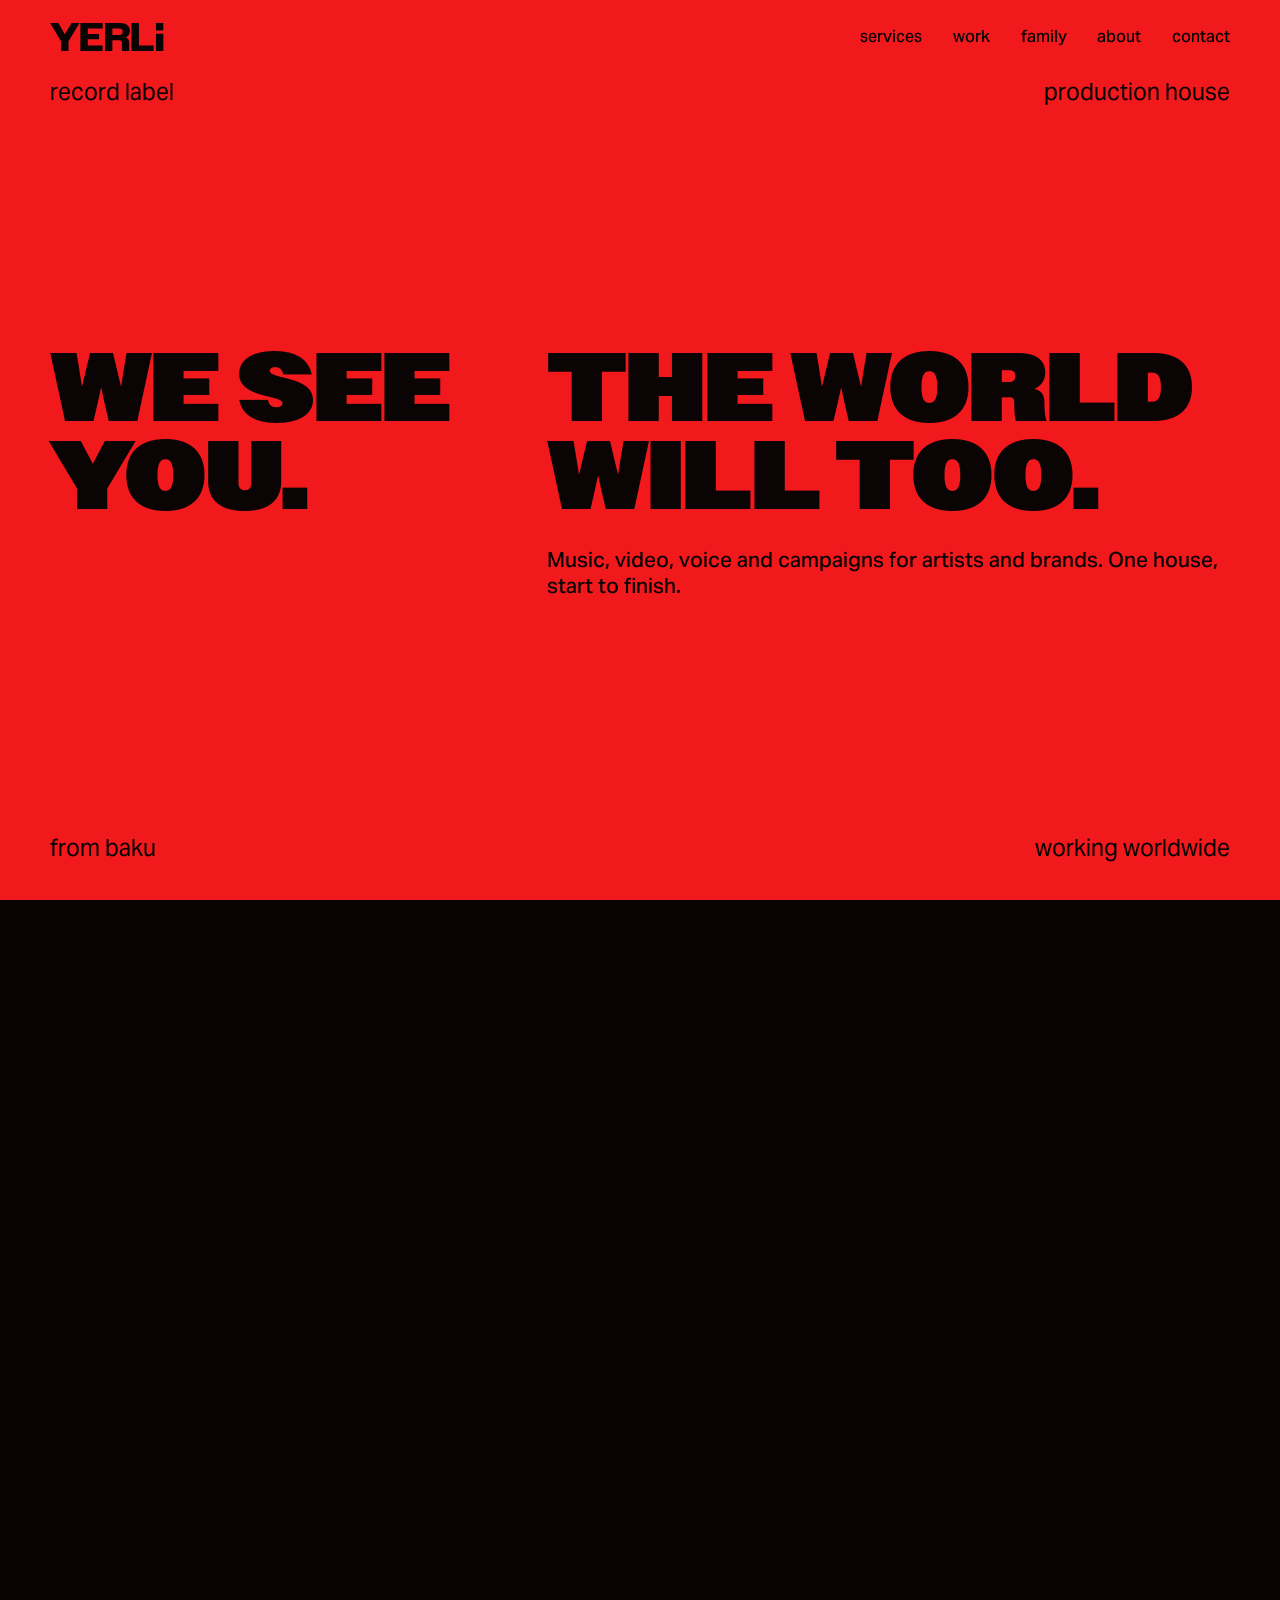
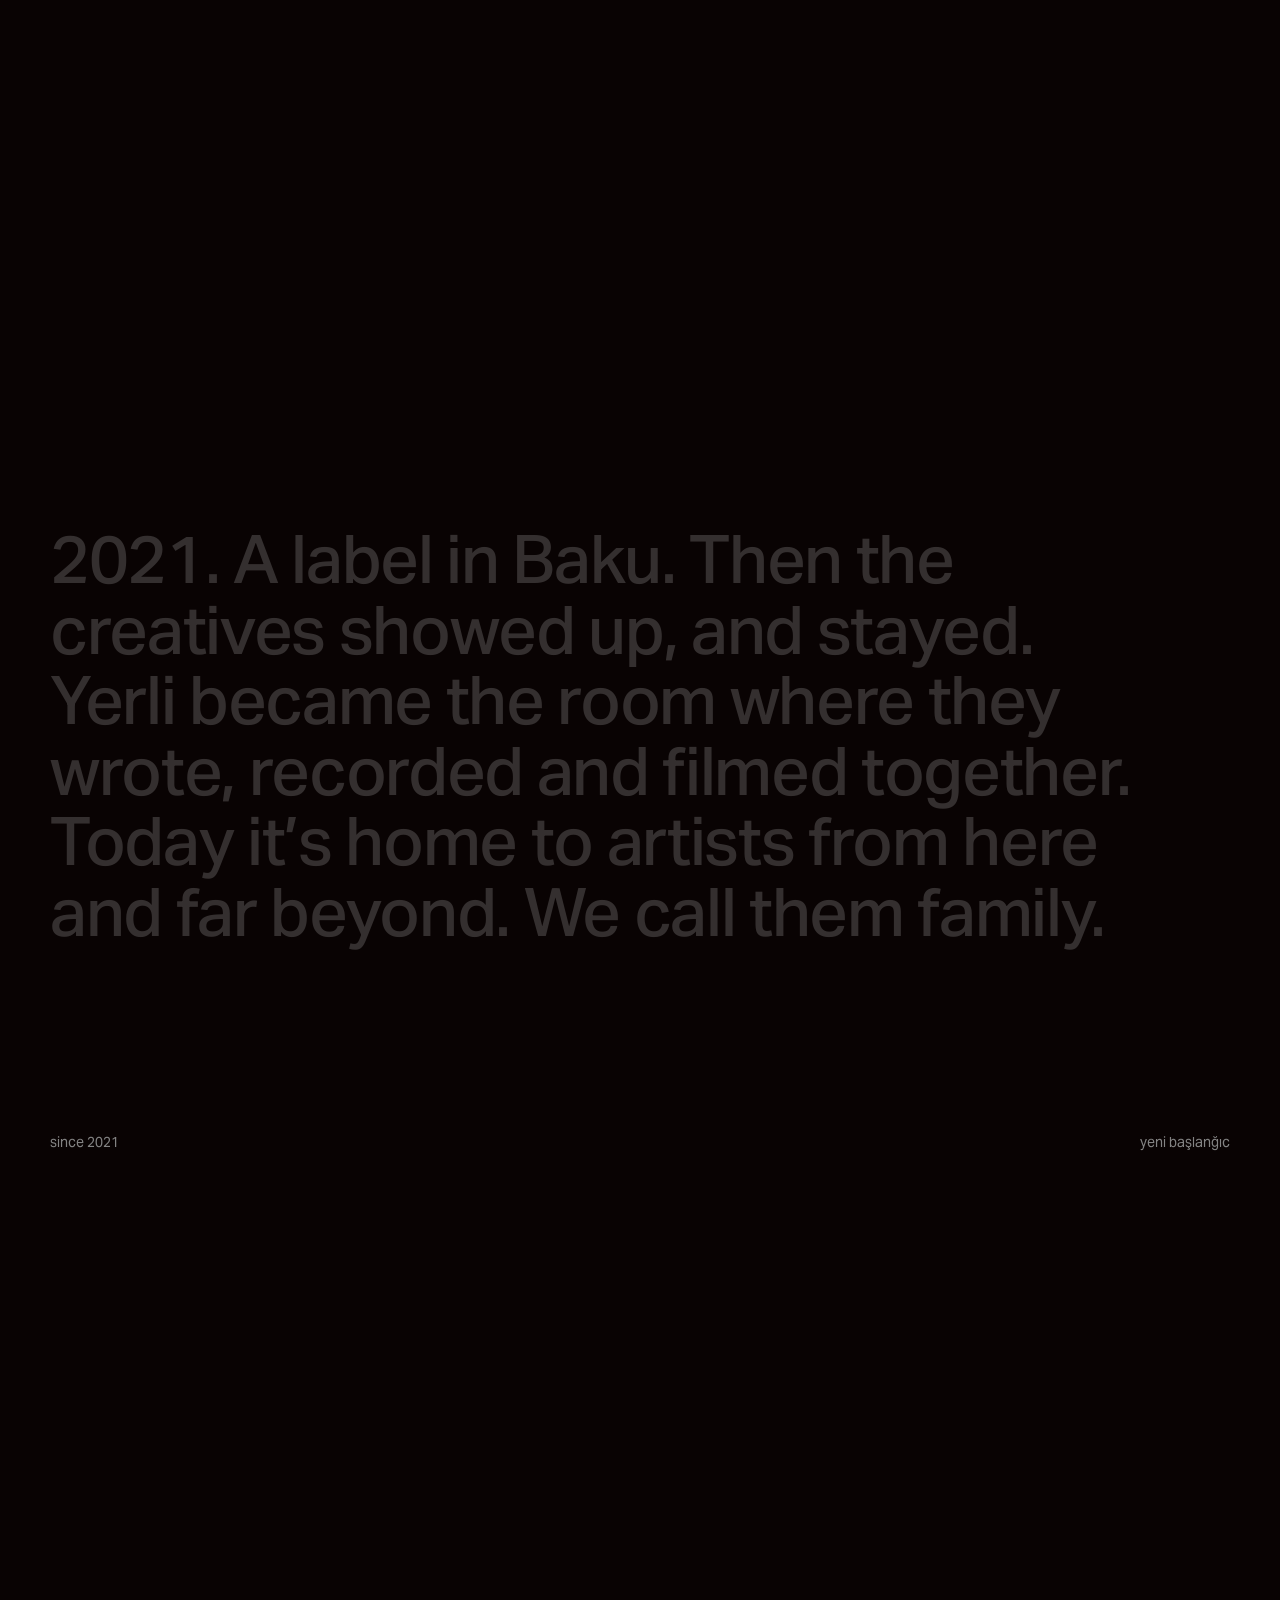
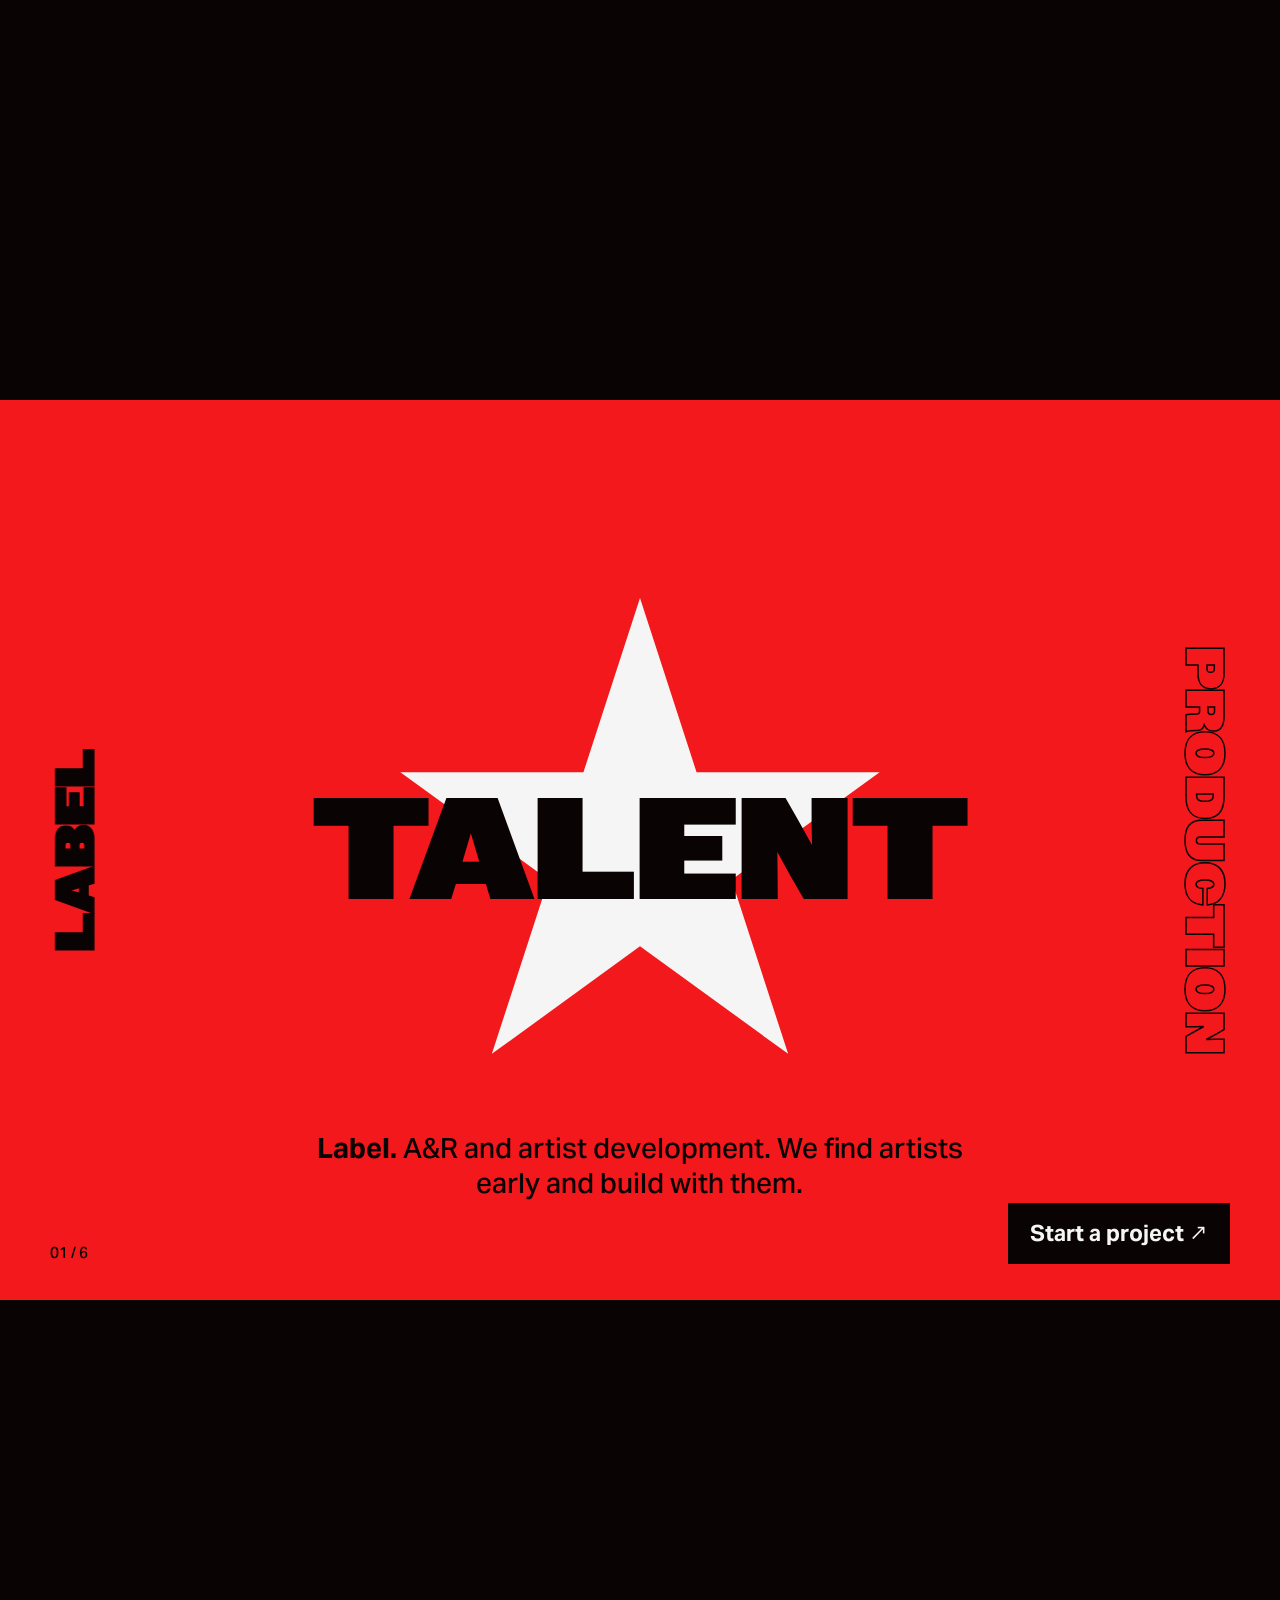
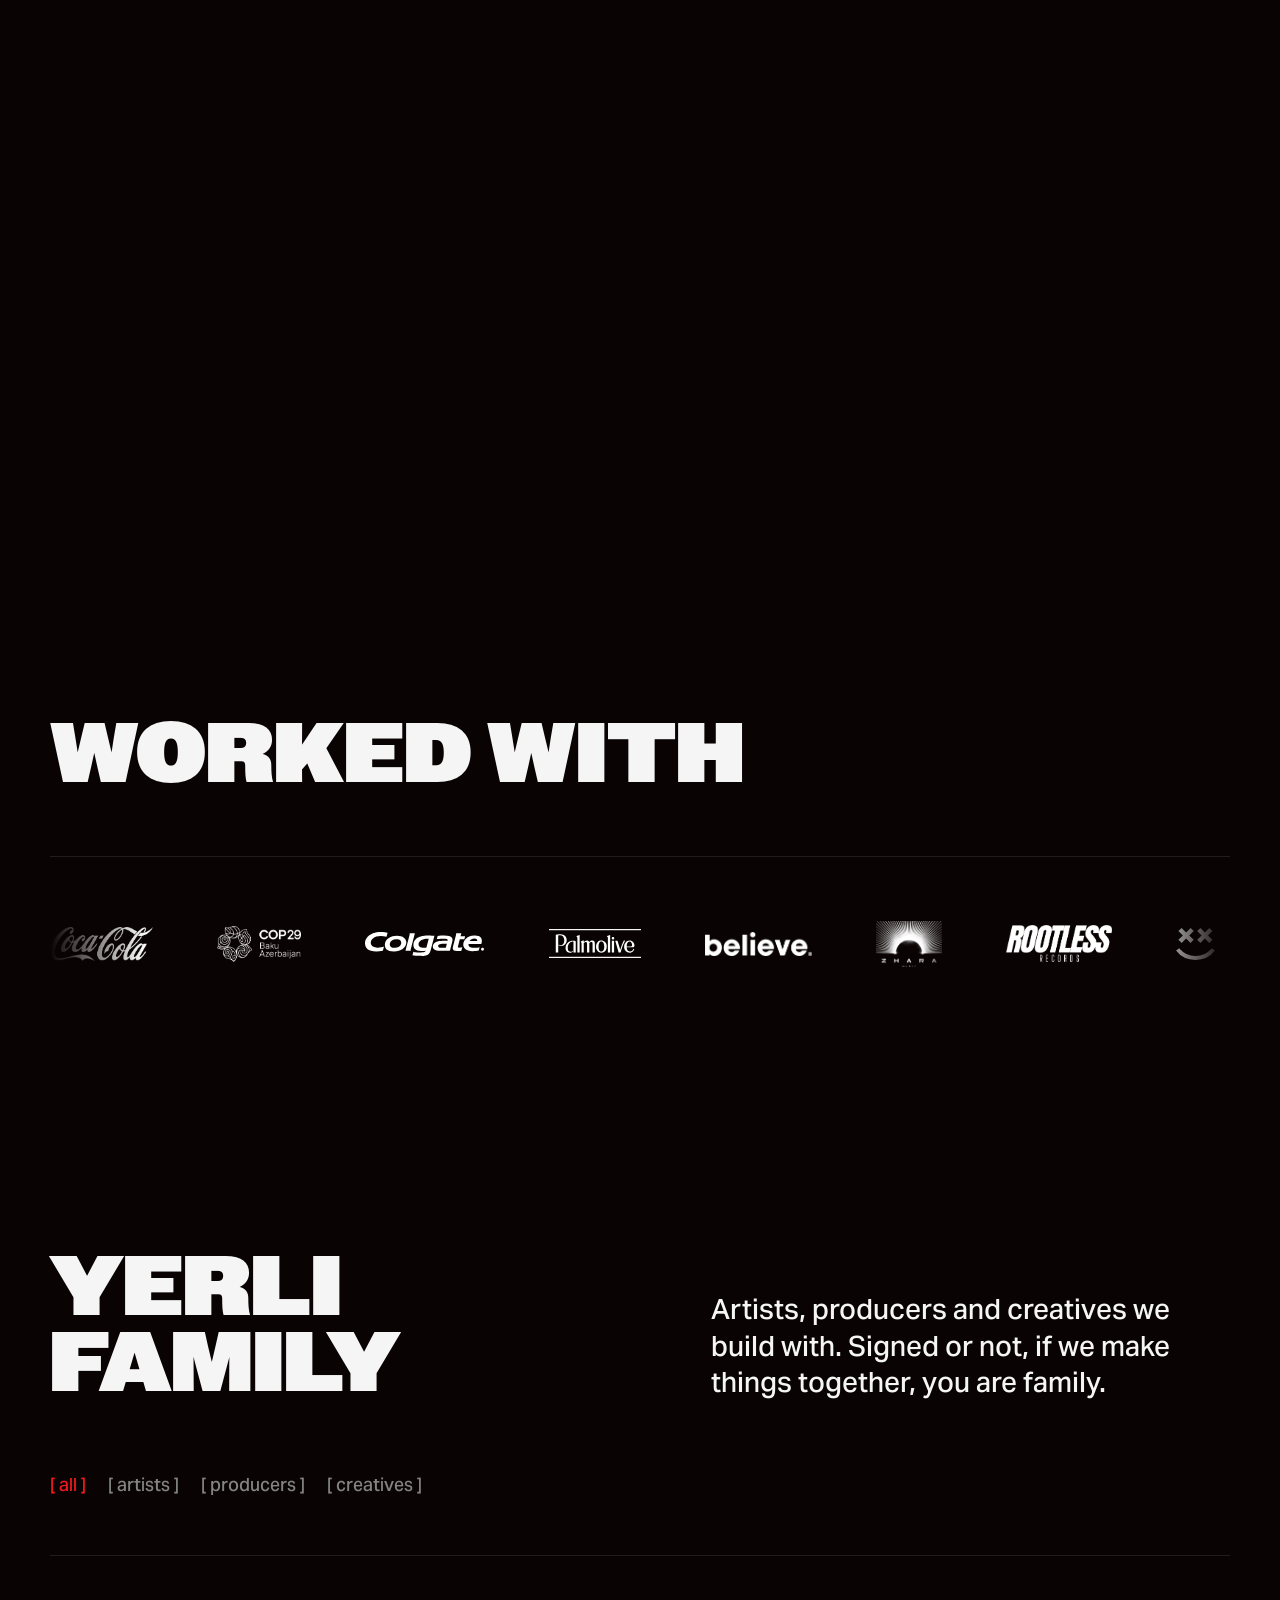
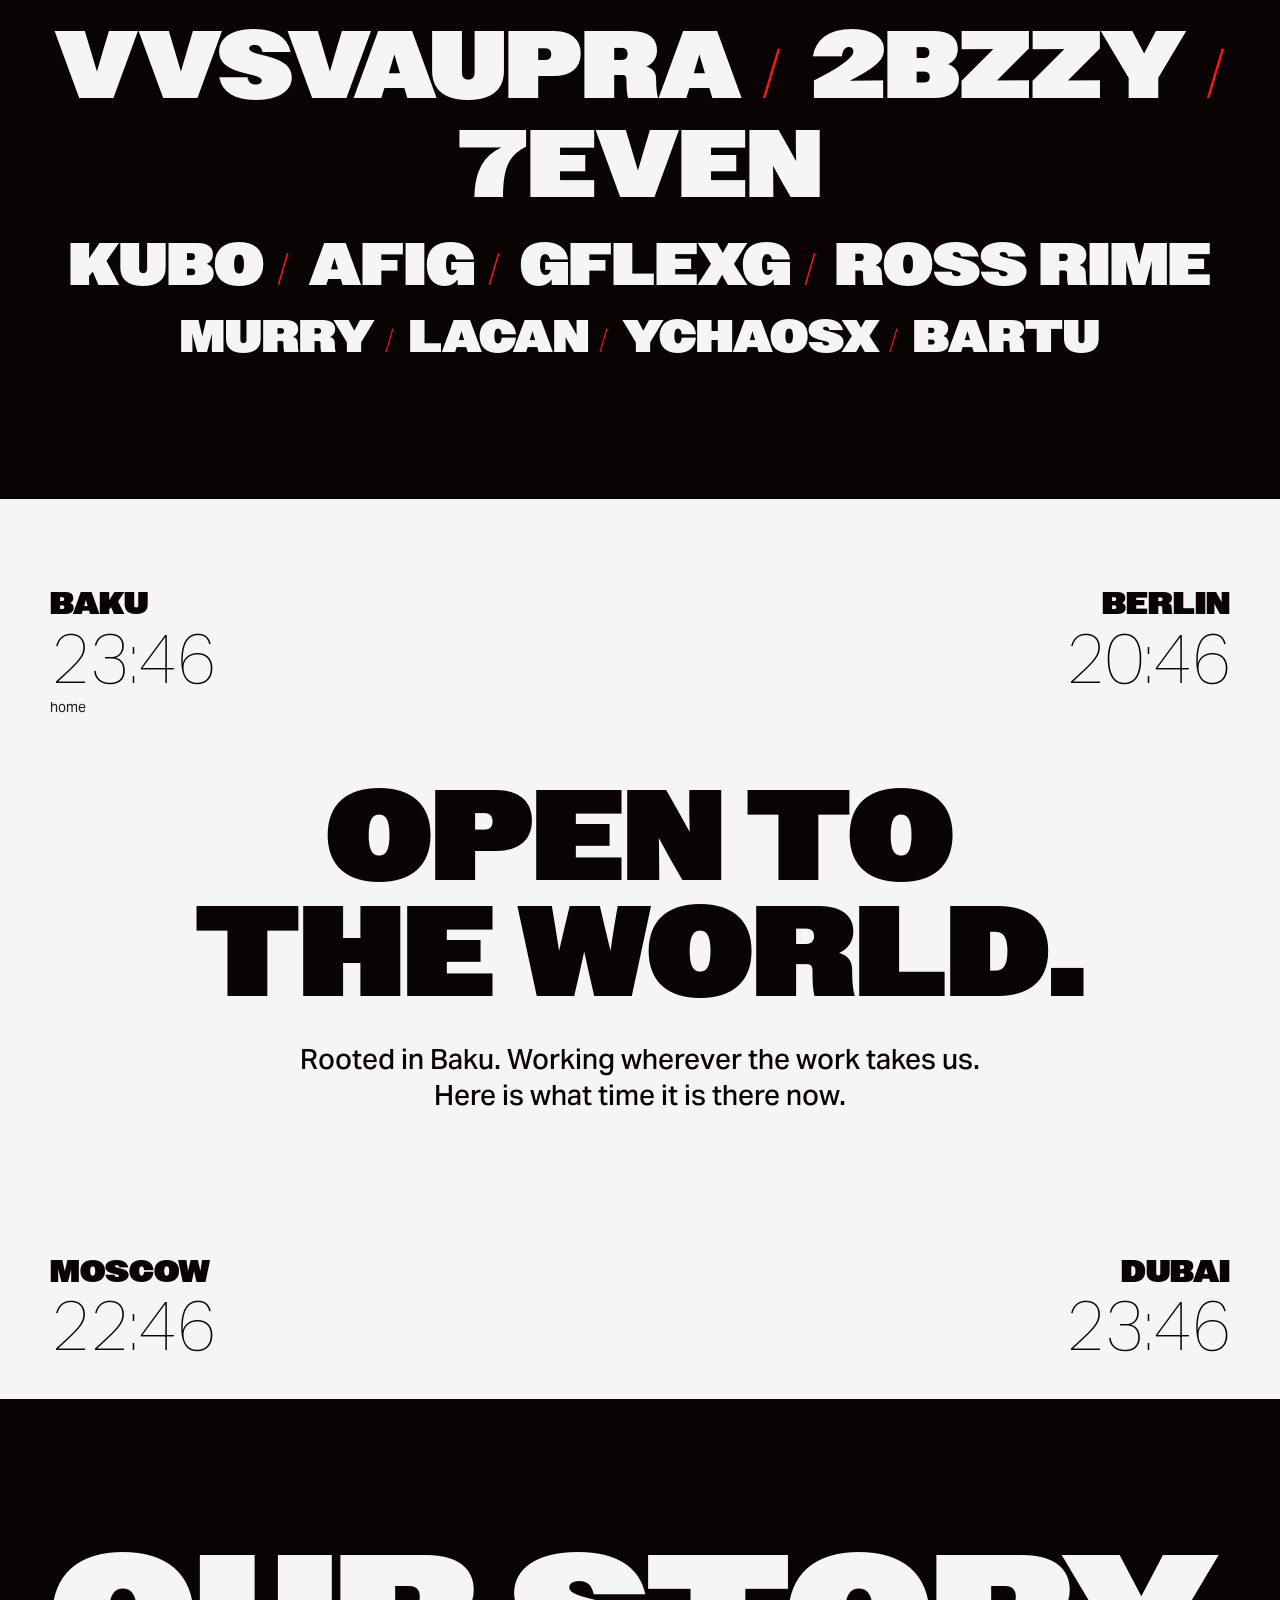
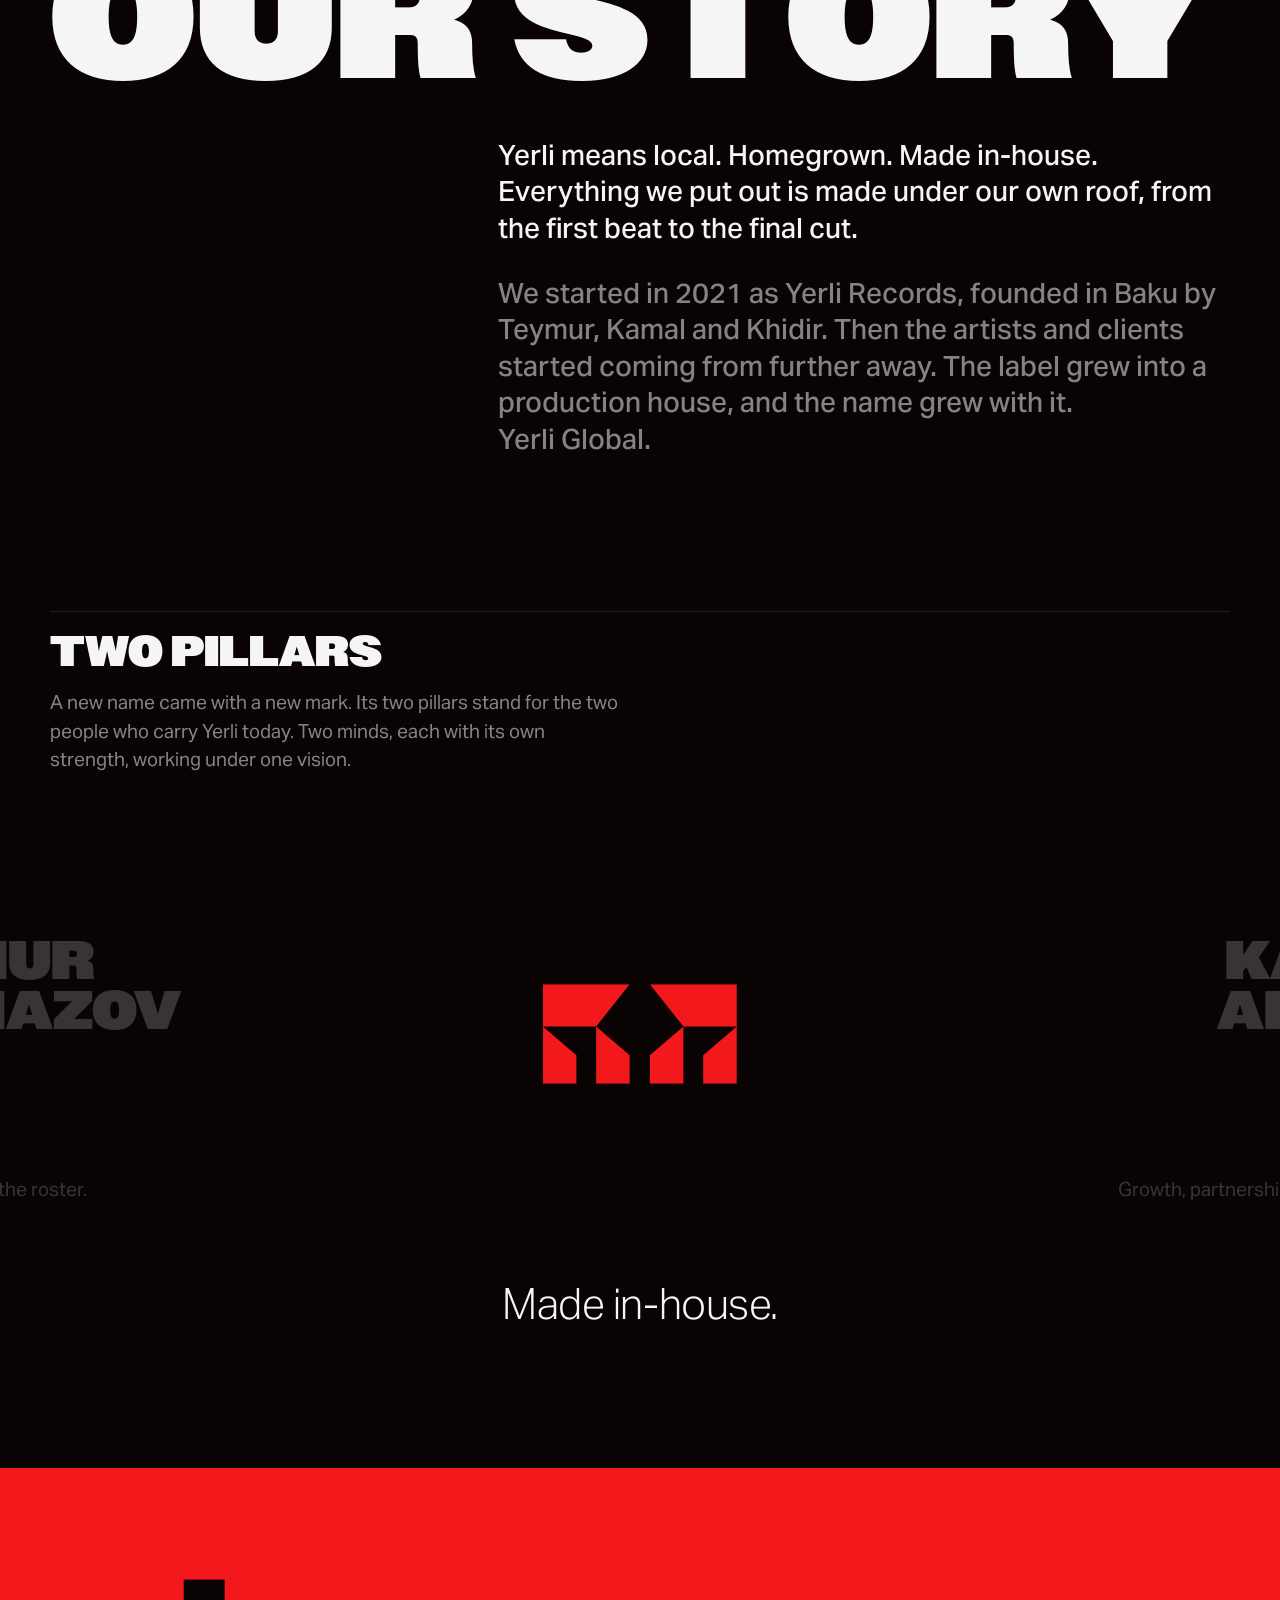
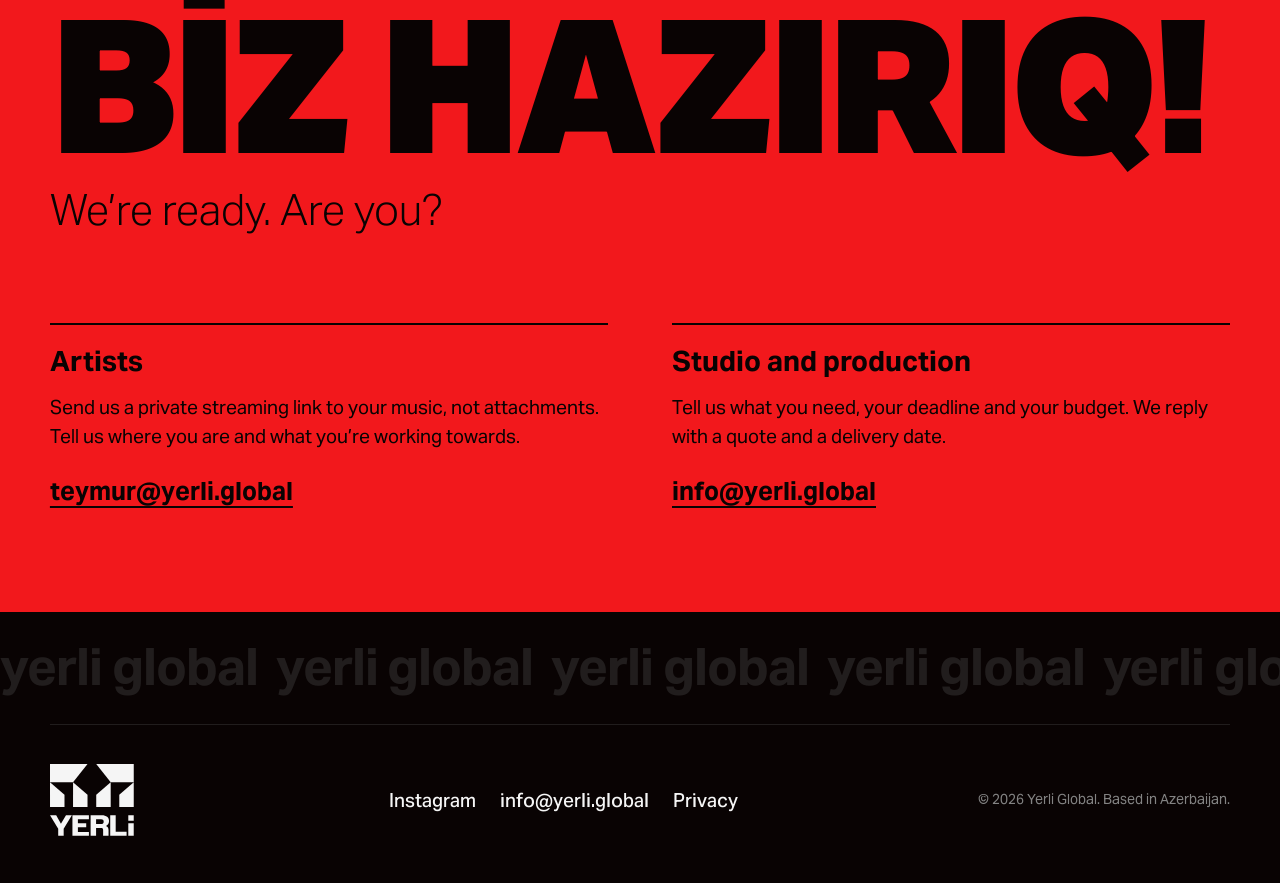
<file: index.html>
<!doctype html>
<html lang="en">
<head>
<meta charset="utf-8">
<meta name="viewport" content="width=device-width, initial-scale=1, viewport-fit=cover">
<title>Yerli Global | We see you. The world will too.</title>
<meta name="description" content="We see you. The world will too. Yerli is an independent label and production house from Azerbaijan: music, video, voice and campaigns for artists and brands. One house, start to finish.">
<meta name="theme-color" content="#F2181C">
<link rel="icon" type="image/svg+xml" href="favicon.svg">
<link rel="apple-touch-icon" href="apple-touch-icon.png">
<link rel="canonical" href="https://yerli.global/">
<meta property="og:type" content="website">
<meta property="og:title" content="Yerli Global">
<meta property="og:description" content="Independent label and production house. Based in Azerbaijan, working with artists worldwide.">
<meta property="og:image" content="https://yerli.global/og.png">
<meta property="og:image:width" content="1200">
<meta property="og:image:height" content="630">
<meta property="og:image:alt" content="Yerli wordmark in white on red, with the line: We see you. The world will too.">
<meta property="og:url" content="https://yerli.global/">
<meta name="twitter:card" content="summary_large_image">
<link rel="preload" href="fonts/owners-xblack.woff2" as="font" type="font/woff2" crossorigin>
<link rel="preload" href="fonts/aktiv-grotesk-vf.woff2" as="font" type="font/woff2" crossorigin>
<link rel="stylesheet" href="styles.css">
<!-- Umami analytics (cookieless, EU-hosted). Website ID from the Umami dashboard.
     Events: email (route: artists | production | footer | privacy), artist-link (name, platform),
     founder-ig (name), start-project. -->
<script defer src="https://cloud.umami.is/script.js" data-website-id="8a4a3c16-4fc7-4340-94d7-7de92ae0a34b"></script>
<script>document.documentElement.classList.add('js')</script>
</head>
<body>

<!-- Brand shapes, drawn once and reused with <use>.
     y-mark: the Yerli logo mark (from yerli company/website/assets/icon.svg, untouched).
     y-star: the Welcoming star, from the reference supplied by Yerli (sharp five-point star). -->
<svg width="0" height="0" style="position:absolute" aria-hidden="true" focusable="false">
  <symbol id="y-mark" viewBox="86.15 86.13 473.88 243.16"><path d="M 86.15 189.6 L 168.1 259.45 L 168.1 329.29 L 86.15 329.29 Z"/><path d="M 216.45 189.6 L 298.4 259.45 L 298.4 329.29 L 216.45 329.29 Z"/><path d="M 298.42 86.13 L 216.45 189.6 L 86.15 189.6 L 86.15 86.13 Z"/><path d="M 347.69 86.13 L 429.64 189.6 L 560.03 189.6 L 560.03 86.13 Z"/><path d="M 560.03 189.6 L 478.08 259.45 L 478.08 329.29 L 560.03 329.29 Z"/><path d="M 429.64 189.6 L 347.69 259.45 L 347.69 329.29 L 429.64 329.29 Z"/></symbol>
  <!-- y-star-even: a perfectly regular version of the Welcoming star, centred on its own circle,
       for places where it rotates (Services). Same proportions, so it reads as the same star. -->
  <symbol id="y-star-even" viewBox="-100 -100 200 200"><path d="M 0.00 -100.00 L 22.45 -30.90 L 95.11 -30.90 L 36.33 11.80 L 58.78 80.90 L 0.00 38.20 L -58.78 80.90 L -36.33 11.80 L -95.11 -30.90 L -22.45 -30.90 Z"/></symbol>
  <symbol id="y-star" viewBox="40 80 762 656"><path d="M 420 80 L 510 331 L 802 331 L 567 486 L 656 736 L 420 581 L 185 736 L 274 486 L 40 331 L 331 331 Z"/></symbol>
</svg>



<a class="skip" href="#main">Skip to content</a>

<header class="nav" data-theme="red">
  <a class="nav__logo" href="#top" aria-label="Yerli Global, back to top"><svg aria-hidden="true" focusable="false" xmlns="http://www.w3.org/2000/svg" viewBox="86 86 426 105" fill="currentColor"><path d="M 167.2 86.25 L 141.54 128.63 L 117.37 86.25 L 86.05 86.25 L 127.66 154.29 L 127.66 190.68 L 155.4 190.68 L 155.4 154.29 L 197.02 86.25 Z M 167.2 86.25 "/><path d="M 283.54 106.7 L 283.54 86.25 L 199.86 86.25 L 199.86 190.68 L 283.54 190.68 L 283.54 170.55 L 227.6 170.55 L 227.6 147.12 L 269.81 147.12 L 269.81 127.29 L 227.6 127.29 L 227.6 106.7 Z M 283.54 106.7 "/><path d="M 345.44 130.86 L 319.93 130.86 L 319.93 106.4 L 345.44 106.4 C 353.64 106.4 358.54 110.59 358.54 118.65 C 358.54 126.52 353.48 130.86 345.44 130.86 M 370.35 140.25 C 380.48 135.64 385.71 126.52 385.71 115.34 C 385.71 97.44 372.27 86.25 349 86.25 L 292.18 86.25 L 292.18 190.68 L 319.93 190.68 L 319.93 150.25 L 345.58 150.25 C 352.59 150.25 355.57 153.54 355.71 161 C 355.76 163.77 355.72 190.68 355.72 190.68 L 383.16 190.68 L 383.16 161.14 C 382.85 150.86 379.87 143.54 370.35 140.25 "/><path d="M 419.45 170.23 L 419.45 86.25 L 391.7 86.25 L 391.7 190.68 L 474.79 190.68 L 474.79 170.23 Z M 419.45 170.23 "/><path d="M 483.44 190.68 L 511.02 190.68 L 511.02 126.55 L 483.44 126.55 Z M 483.44 113.86 L 511.02 113.86 L 511.02 86.25 L 483.44 86.25 Z M 483.44 113.86 "/></svg></a>
  <nav aria-label="Sections">
    <button type="button" class="nav__toggle" aria-expanded="false" aria-controls="nav-links"><span class="nav__toggle-open">menu</span><span class="nav__toggle-close">close</span></button>
    <ul class="nav__links" id="nav-links">
      <li><a href="#what">services</a></li>
      <li><a href="#work">work</a></li>
      <li><a href="#family">family</a></li>
      <li><a href="#about">about</a></li>
      <li><a href="#contact">contact</a></li>
    </ul>
  </nav>
</header>

<main id="main">

  <!-- 1. HERO: the poster is drawn twice (the first copy holds the real <h1>); on scroll it splits between
       "We see you." and "The world will too." and the halves part like a gate -->
  <section class="hero" id="top" data-theme="red">
    <div class="hero__behind" aria-hidden="true"><svg viewBox="0 0 473.88 243.16" aria-hidden="true" focusable="false"><use href="#y-mark"/></svg></div>
    <div class="gate gate--a"><div class="hero__inner">
      <ul class="hero__services">
        <li>record label</li><li>production house</li>
      </ul>
      <div class="hero__head">
        <h1 class="poster hero-title"><span class="hero-half hero-left"><span class="hero-in">We see you.</span></span> <span class="hero-half hero-right"><span class="hero-in">The world will too.</span></span></h1>
        <p class="hero__sub">Music, video, voice and campaigns for artists and brands. One house, start to finish.</p>
      </div>
      <div class="hero__foot">
        <p>from baku</p>
        <p>working worldwide</p>
      </div>
    </div></div>
    <div class="gate gate--b" aria-hidden="true" inert><div class="hero__inner">
      <ul class="hero__services">
        <li>record label</li><li>production house</li>
      </ul>
      <div class="hero__head">
        <div class="poster hero-title"><span class="hero-half hero-left"><span class="hero-in">We see you.</span></span> <span class="hero-half hero-right"><span class="hero-in">The world will too.</span></span></div>
        <p class="hero__sub">Music, video, voice and campaigns for artists and brands. One house, start to finish.</p>
      </div>
      <div class="hero__foot">
        <p>from baku</p>
        <p>working worldwide</p>
      </div>
    </div></div>
  </section>

  <!-- 2. MANIFESTO -->
  <section class="manifesto" id="who" data-theme="black" aria-labelledby="who-h">
    <h2 id="who-h" class="sr-only">Who we are</h2>
    <p class="manifesto__text" data-words>2021. A label in Baku. Then the creatives showed up, and stayed. Yerli became the room where they wrote, recorded and filmed together. Today it’s home to artists from here and far beyond. We call them family.</p>
    <div class="manifesto__foot">
      <p class="caption">since 2021</p>
      <p class="caption">yeni başlanğıc</p>
    </div>
  </section>

  <!-- 3. SERVICES: pinned scene, one word per step -->
  <section class="services" id="what" data-theme="red" aria-labelledby="what-h">
    <h2 id="what-h" class="sr-only">What we do</h2>
    <div class="svc">
      <p class="svc__arm svc__arm--l" aria-hidden="true">LABEL</p>
      <p class="svc__arm svc__arm--r" aria-hidden="true">PRODUCTION</p>
      <div class="svc__star" aria-hidden="true"><svg viewBox="0 0 200 200" aria-hidden="true" focusable="false"><use href="#y-star-even"/></svg></div>
      <ol class="svc__list">
        <li class="svc__item" data-arm="label"><span class="svc__mask"><span class="svc__word">TALENT</span></span><span class="svc__desc"><b>Label.</b> A&amp;R and artist development. We find artists early and build with them.</span></li>
        <li class="svc__item" data-arm="label"><span class="svc__mask"><span class="svc__word">RELEASES</span></span><span class="svc__desc"><b>Label.</b> Release plans, cover art, rollout and worldwide distribution, worked back from the release date.</span></li>
        <li class="svc__item" data-arm="label"><span class="svc__mask"><span class="svc__word">CAREERS</span></span><span class="svc__desc"><b>Label.</b> Artist management: bookings, partnerships and the long game.</span></li>
        <li class="svc__item" data-arm="production"><span class="svc__mask"><span class="svc__word">MUSIC</span></span><span class="svc__desc"><b>Production.</b> Beats, recording sessions, mixing and mastering. You leave with a release-ready file.</span></li>
        <li class="svc__item" data-arm="production"><span class="svc__mask"><span class="svc__word">VIDEO</span></span><span class="svc__desc"><b>Production.</b> Music videos and commercial video, from idea to final cut.</span></li>
        <li class="svc__item" data-arm="production"><span class="svc__mask"><span class="svc__word">CAMPAIGNS</span></span><span class="svc__desc"><b>Production.</b> End-to-end creative for brands: idea, voiceover, production and delivery, run by one team.</span></li>
      </ol>
      <p class="svc__count" aria-hidden="true"><span class="svc__now">01</span> / <span class="svc__total"></span></p>
      <a class="svc__cta" href="#contact" data-umami-event="start-project">Start a project <span aria-hidden="true">↗</span></a>
    </div>
  </section>

  <!-- 3a. WORKED WITH: one strip of client and partner logos (white, single colour, in /logos).
       To add one: drop logos/<slug>.svg (or .png, at least 400px tall, trimmed) and add an <li class="logo">.
       width/height are the file's own pixel or viewBox size, so the layout does not jump while it loads.
       --s nudges a logo's optical size (1 = the strip height). A logo whose file is missing removes itself;
       if none are left, the section and its nav link stay hidden.
       Slugs, in order: coca-cola, cop29, colgate, palmolive, believe, zhara-music, rootless-records, dead-simple, game-summit, montage, cynetia, estetage, boomtown.
       Use each brand's lockup as supplied: recolour to white and trim empty space only, never crop sub-lines.
       With JS and motion allowed, main.js duplicates the list and the strip rolls on a loop; otherwise it shows as a static grid. -->
  <section class="work" id="work" data-theme="black" aria-labelledby="work-h">
    <h2 id="work-h" class="work__title">WORKED WITH</h2>
    <div class="marquee"><div class="marquee__view"><div class="marquee__track">
    <ul class="logos">
      <li class="logo" style="--s:1.1"><img src="logos/coca-cola.png" alt="Coca-Cola" width="1221" height="400" loading="lazy" decoding="async" onerror="this.parentNode.remove()"></li>
      <li class="logo" style="--s:1.15"><img src="logos/cop29.png" alt="COP29" width="948" height="400" loading="lazy" decoding="async" onerror="this.parentNode.remove()"></li>
      <li class="logo" style="--s:.8"><img src="logos/colgate.svg" alt="Colgate" width="206" height="42" loading="lazy" decoding="async" onerror="this.parentNode.remove()"></li>
      <li class="logo" style="--s:.95"><img src="logos/palmolive.svg" alt="Palmolive" width="187" height="59" loading="lazy" decoding="async" onerror="this.parentNode.remove()"></li>
      <li class="logo" style="--s:.78"><img src="logos/believe.png" alt="Believe" width="1794" height="400" loading="lazy" decoding="async" onerror="this.parentNode.remove()"></li>
      <li class="logo" style="--s:1.5"><img src="logos/zhara-music.png" alt="Zhara Music" width="574" height="400" loading="lazy" decoding="async" onerror="this.parentNode.remove()"></li>
      <li class="logo" style="--s:1.2"><img src="logos/rootless-records.png" alt="Rootless Records" width="1149" height="400" loading="lazy" decoding="async" onerror="this.parentNode.remove()"></li>
      <li class="logo" style="--s:1.05"><img src="logos/dead-simple.svg" alt="Dead Simple" width="838" height="692" loading="lazy" decoding="async" onerror="this.parentNode.remove()"></li>
      <li class="logo" style="--s:1.5"><img src="logos/game-summit.png" alt="Game Summit" width="315" height="400" loading="lazy" decoding="async" onerror="this.parentNode.remove()"></li>
      <li class="logo" style="--s:1.25"><img src="logos/montage.svg" alt="Montage Production" width="109" height="44" loading="lazy" decoding="async" onerror="this.parentNode.remove()"></li>
      <li class="logo" style="--s:0.6"><img src="logos/cynetia.svg" alt="Cynetia" width="215" height="32" loading="lazy" decoding="async" onerror="this.parentNode.remove()"></li>
      <li class="logo" style="--s:1.55"><img src="logos/estetage.png" alt="Estetage" width="582" height="185" loading="lazy" decoding="async" onerror="this.parentNode.remove()"></li>
      <li class="logo" style="--s:1.05"><img src="logos/boomtown.png" alt="Boomtown Productions" width="716" height="400" loading="lazy" decoding="async" onerror="this.parentNode.remove()"></li>
    </ul>
    </div></div></div>
  </section>

  <!-- 3b. PROJECTS: stacked cards. Each card links out to the work (YouTube, Spotify, a case page later).
       To add one: copy an <li class="proj__item">, set href, type, title and the line under it,
       and replace the placeholder mark with <img src="projects/name.jpg" alt=""> (landscape, about 1600 x 1000).
       The "01 / 03" counts are filled in automatically. A card whose href is still "#" stays hidden. -->
  <section class="projects" id="projects" data-theme="light" aria-labelledby="projects-h">
    <div class="projects__head">
      <h2 id="projects-h" class="projects__title">SELECTED<br>WORK</h2>
      <p class="projects__lede">Music videos, releases and work for brands. A few things we have made, with more on the way.</p>
    </div>
    <ol class="proj__list">
      <li class="proj__item">
        <a class="proj" href="#" target="_blank" rel="noopener">
          <span class="proj__media">
            <!-- <img src="projects/your-image.jpg" alt="" loading="lazy"> -->
            <span class="proj__ph" aria-hidden="true"><svg viewBox="0 0 473.88 243.16" aria-hidden="true" focusable="false"><use href="#y-mark"/></svg></span>
          </span>
          <span class="proj__top"><span class="proj__num">01 / 03</span><span class="proj__type">client work</span></span>
          <span class="proj__bottom">
            <span class="proj__title">COCA COLA</span>
            <span class="proj__meta"><span class="proj__sub">[ campaign name ], 2025</span><span class="proj__cta">watch <span aria-hidden="true">↗</span></span></span>
          </span>
        </a>
      </li>
      <li class="proj__item">
        <a class="proj" href="#" target="_blank" rel="noopener">
          <span class="proj__media">
            <!-- <img src="projects/your-image.jpg" alt="" loading="lazy"> -->
            <span class="proj__ph" aria-hidden="true"><svg viewBox="0 0 473.88 243.16" aria-hidden="true" focusable="false"><use href="#y-mark"/></svg></span>
          </span>
          <span class="proj__top"><span class="proj__num">02 / 03</span><span class="proj__type">client work</span></span>
          <span class="proj__bottom">
            <span class="proj__title">COP29</span>
            <span class="proj__meta"><span class="proj__sub">[ what we made ], 2024</span><span class="proj__cta">watch <span aria-hidden="true">↗</span></span></span>
          </span>
        </a>
      </li>
      <li class="proj__item">
        <a class="proj" href="#" target="_blank" rel="noopener">
          <span class="proj__media">
            <!-- <img src="projects/your-image.jpg" alt="" loading="lazy"> -->
            <span class="proj__ph" aria-hidden="true"><svg viewBox="0 0 473.88 243.16" aria-hidden="true" focusable="false"><use href="#y-mark"/></svg></span>
          </span>
          <span class="proj__top"><span class="proj__num">03 / 03</span><span class="proj__type">album release</span></span>
          <span class="proj__bottom">
            <span class="proj__title">ALBUM TITLE</span>
            <span class="proj__meta"><span class="proj__sub">[ artist ], 2025</span><span class="proj__cta">listen <span aria-hidden="true">↗</span></span></span>
          </span>
        </a>
      </li>
    </ol>
  </section>

  <!-- 4. YERLI FAMILY: one festival-poster lineup in three tiers (tier 1 largest).
       Each person is one <li class="p"> holding a <button> with their name. Data attributes:
         data-roles   one or more of: artist producer engineer video creative partner (space-separated; the filters match on these)
         data-genre   one line, lowercase, shown under the name on the card
         data-ig / data-sp / data-am   Instagram, Spotify and Apple Music links; leave one out and its icon is not shown
         data-signed  "true" adds the Welcoming star
         data-photo   optional image path, shown at the top of the card -->
  <section class="family" id="family" data-theme="black" aria-labelledby="family-h">
    <div class="family__head">
      <h2 id="family-h" class="family__title">YERLI FAMILY</h2>
      <p class="family__lede">Artists, producers and creatives we build with. Signed or not, if we make things together, you are family.</p>
    </div>

    <div class="filters" role="group" aria-label="Show">
      <button type="button" class="filter" data-filter="all" aria-pressed="true">all</button>
      <button type="button" class="filter" data-filter="artist" aria-pressed="false">artists</button>
      <button type="button" class="filter" data-filter="producer" aria-pressed="false">producers</button>
      <button type="button" class="filter" data-filter="creative" aria-pressed="false">creatives</button>
    </div>

    <div class="lineup">
      <ul class="lineup__tier lineup__tier--1">
        <li class="p" data-roles="artist" data-genre="experimental rap" data-signed="false"
            data-ig="https://www.instagram.com/vvsvaupra/" data-sp="https://open.spotify.com/artist/35EaI391oFtPICXvKSqqfw" data-am="https://music.apple.com/az/artist/vvsvaupra/1523323937"><button type="button">VVSVAUPRA</button></li>
        <li class="p" data-roles="artist" data-genre="russian trap" data-signed="false"
            data-ig="https://www.instagram.com/2bzzyy/" data-sp="https://open.spotify.com/artist/1e3K2Mk7865SksXYBc9lSN" data-am="https://music.apple.com/az/artist/2bzzy/1765982311"><button type="button">2BZZY</button></li>
        <li class="p" data-roles="artist" data-genre="rap" data-signed="false"
            data-ig="https://www.instagram.com/7evenixi/" data-sp="https://open.spotify.com/artist/6mR3EoEEZBZct6ZZMyeUGt"><button type="button">7EVEN</button></li>
      </ul>
      <ul class="lineup__tier lineup__tier--2">
        <li class="p" data-roles="artist" data-genre="alt-pop" data-signed="false"
            data-ig="https://www.instagram.com/kubononeunquadrato/" data-sp="https://open.spotify.com/artist/2ZWHef8W9XAxTQ4RPbx16Q" data-am="https://music.apple.com/az/artist/kubo/1604002058"><button type="button">KUBO</button></li>
        <li class="p" data-roles="artist" data-genre="new school" data-signed="false"
            data-ig="https://www.instagram.com/afigni/" data-sp="https://open.spotify.com/artist/1ZUZmbptpWyGiLMZNsz5GT" data-am="https://music.apple.com/az/artist/afig/1550092346"><button type="button">AFIG</button></li>
        <li class="p" data-roles="artist" data-genre="turkish trap" data-signed="false"
            data-ig="https://www.instagram.com/gflexg/" data-sp="https://open.spotify.com/artist/28RrfeS24wx5A84HMbXcpu" data-am="https://music.apple.com/az/artist/gflexg/1661476242"><button type="button">GFLEXG</button></li>
        <li class="p" data-roles="artist engineer" data-genre="rage" data-signed="false"
            data-ig="https://www.instagram.com/rossrime/"><button type="button">ROSS RIME</button></li>
      </ul>
      <ul class="lineup__tier lineup__tier--3">
        <li class="p" data-roles="producer video creative" data-genre="trap" data-signed="false"
            data-ig="https://www.instagram.com/murryvision/" data-sp="https://open.spotify.com/artist/2WgkS40XQYJYO60kJM3xzy" data-am="https://music.apple.com/az/artist/murry/1806868739"><button type="button">MURRY</button></li>
        <li class="p" data-roles="producer creative" data-genre="experimental" data-signed="false"
            data-ig="https://www.instagram.com/909lacan/" data-sp="https://open.spotify.com/artist/5SxKK8oA0AdFJHkWhT2FE3" data-am="https://music.apple.com/az/artist/lacan/1772553439"><button type="button">LACAN</button></li>
        <li class="p" data-roles="producer" data-genre="newxana" data-signed="false"
            data-sp="https://open.spotify.com/artist/1ZPnG0C4qZuwo2lVkgy76T" data-am="https://music.apple.com/az/artist/ychaosx/1649601357"><button type="button">YCHAOSX</button></li>
        <li class="p" data-roles="partner" data-genre="strategic partner, founder of rootless records" data-signed="false"
            data-ig="https://www.instagram.com/bartucbsl/"><button type="button">BARTU</button></li>
      </ul>
    </div>

    <p class="lineup__key" hidden><span class="lineup__keystar" aria-hidden="true"></span> signed to Yerli</p>

    <div class="card" id="family-card" role="group" aria-label="Profile" inert>
      <img class="card__img" alt="" hidden>
      <p class="card__role"></p>
      <p class="card__name"></p>
      <p class="card__meta"></p>
      <ul class="card__links"></ul>
    </div>
  </section>

  <!-- 5. WORLD: cities pinned to the corners -->
  <section class="world" id="world" data-theme="light" aria-labelledby="world-h">
    <div class="world__centre">
      <h2 id="world-h" class="world__title">OPEN TO<br>THE WORLD.</h2>
      <p class="world__lede">Rooted in Baku. Working wherever the work takes us. Here is what time it is there now.</p>
    </div>
    <ul class="corners">
      <li class="corner corner--tl"><span class="corner__city">BAKU</span><time class="corner__time" data-tz="Asia/Baku">--:--</time><span class="corner__note">home</span></li>
      <li class="corner corner--tr"><span class="corner__city">BERLIN</span><time class="corner__time" data-tz="Europe/Berlin">--:--</time></li>
      <li class="corner corner--bl"><span class="corner__city">MOSCOW</span><time class="corner__time" data-tz="Europe/Moscow">--:--</time></li>
      <li class="corner corner--br"><span class="corner__city">DUBAI</span><time class="corner__time" data-tz="Asia/Dubai">--:--</time></li>
    </ul>
  </section>

  <!-- 6. ABOUT: our story, then the two pillars -->
  <section class="about" id="about" data-theme="black" aria-labelledby="about-h">
    <h2 id="about-h" class="about__title">OUR STORY</h2>
    <div class="about__story">
      <p class="about__lede">Yerli means local. Homegrown. Made in-house. Everything we put out is made under our own roof, from the first beat to the final cut.</p>
      <p class="about__text">We started in 2021 as Yerli Records, founded in Baku by Teymur, Kamal and Khidir. Then the artists and clients started coming from further away. The label grew into a production house, and the name grew with it. Yerli&nbsp;Global.</p>
    </div>
    <h3 class="about__sub">TWO PILLARS</h3>
    <p class="about__pillars-lede">A new name came with a new mark. Its two pillars stand for the two people who carry Yerli today. Two minds, each with its own strength, working under one vision.</p>
    <div class="pillars">
      <article class="founder founder--l">
        <h4 class="founder__name">TEYMUR<br>TAHMAZOV</h4>
        <p class="founder__role">co-founder</p>
        <a class="founder__ig" href="https://www.instagram.com/tha_teymur/" target="_blank" rel="noopener" data-umami-event="founder-ig" data-umami-event-name="teymur" aria-label="Teymur Tahmazov on Instagram">instagram <span aria-hidden="true">↗</span></a>
        <p class="founder__text">Vision, strategy and the roster.</p>
      </article>
      <div class="pillars__mark" aria-hidden="true"><svg aria-hidden="true" focusable="false" xmlns="http://www.w3.org/2000/svg" viewBox="86 86 475 244" fill="currentColor"><path d="M 86.15 189.6 L 168.1 259.45 L 168.1 329.29 L 86.15 329.29 Z M 86.15 189.6 "/><path d="M 216.45 189.6 L 298.4 259.45 L 298.4 329.29 L 216.45 329.29 Z M 216.45 189.6 "/><path d="M 298.42 86.13 L 216.45 189.6 L 86.15 189.6 L 86.15 86.13 Z M 298.42 86.13 "/><path d="M 347.69 86.13 L 429.64 189.6 L 560.03 189.6 L 560.03 86.13 Z M 347.69 86.13 "/><path d="M 560.03 189.6 L 478.08 259.45 L 478.08 329.29 L 560.03 329.29 Z M 560.03 189.6 "/><path d="M 429.64 189.6 L 347.69 259.45 L 347.69 329.29 L 429.64 329.29 Z M 429.64 189.6 "/></svg></div>
      <article class="founder founder--r">
        <h4 class="founder__name">KAMAL<br>ALIYEV</h4>
        <p class="founder__role">co-founder</p>
        <a class="founder__ig" href="https://www.instagram.com/saintk.ofc/" target="_blank" rel="noopener" data-umami-event="founder-ig" data-umami-event-name="kamal" aria-label="Kamal Aliyev on Instagram">instagram <span aria-hidden="true">↗</span></a>
        <p class="founder__text">Growth, partnerships and brand clients.</p>
      </article>
    </div>
    <p class="about__motto">Made in-house.</p>
  </section>

  <!-- 7. CONTACT -->
  <section class="contact" id="contact" data-theme="red" aria-labelledby="contact-h">
    <h2 id="contact-h" class="contact__title" lang="az" data-weight>BİZ HAZIRIQ!</h2>
    <p class="contact__sub">We’re ready. Are you?</p>
    <div class="contact__grid">
      <div class="route">
        <h3 class="route__title">Artists</h3>
        <p>Send us a private streaming link to your music, not attachments. Tell us where you are and what you’re working towards.</p>
        <a class="route__mail" href="mailto:teymur@yerli.global?subject=Demo" data-umami-event="email" data-umami-event-route="artists">teymur@yerli.global</a>
      </div>
      <div class="route">
        <h3 class="route__title">Studio and production</h3>
        <p>Tell us what you need, your deadline and your budget. We reply with a quote and a delivery date.</p>
        <a class="route__mail" href="mailto:info@yerli.global?subject=Production%20enquiry" data-umami-event="email" data-umami-event-route="production">info@yerli.global</a>
      </div>
    </div>
  </section>

</main>

<footer class="foot" data-theme="black">
  <div class="foot__strip" aria-hidden="true"><div class="foot__track"><span class="foot__group"><span>yerli global</span><span>yerli global</span><span>yerli global</span><span>yerli global</span><span>yerli global</span><span>yerli global</span><span>yerli global</span><span>yerli global</span></span><span class="foot__group"><span>yerli global</span><span>yerli global</span><span>yerli global</span><span>yerli global</span><span>yerli global</span><span>yerli global</span><span>yerli global</span><span>yerli global</span></span></div></div>
  <div class="foot__row">
    <a class="foot__logo" href="#top" aria-label="Yerli Global, back to top"><svg aria-hidden="true" focusable="false" xmlns="http://www.w3.org/2000/svg" viewBox="86 86 475 407" fill="currentColor"><path d="M 86.07 189.68 L 167.95 259.46 L 167.95 329.25 L 86.07 329.25 Z M 86.07 189.68 "/><path d="M 216.24 189.68 L 298.12 259.46 L 298.12 329.25 L 216.24 329.25 Z M 216.24 189.68 "/><path d="M 298.14 86.31 L 216.24 189.68 L 86.07 189.68 L 86.07 86.31 Z M 298.14 86.31 "/><path d="M 347.36 86.31 L 429.24 189.68 L 559.51 189.68 L 559.51 86.31 Z M 347.36 86.31 "/><path d="M 559.51 189.68 L 477.63 259.46 L 477.63 329.25 L 559.51 329.25 Z M 559.51 189.68 "/><path d="M 429.24 189.68 L 347.36 259.46 L 347.36 329.25 L 429.24 329.25 Z M 429.24 189.68 "/><path d="M 176.45 375.92 L 147.86 423.11 L 120.95 375.92 L 86.07 375.92 L 132.41 451.69 L 132.41 492.22 L 163.31 492.22 L 163.31 451.69 L 209.66 375.92 Z M 176.45 375.92 "/><path d="M 306.02 398.68 L 306.02 375.92 L 212.82 375.92 L 212.82 492.22 L 306.02 492.22 L 306.02 469.81 L 243.72 469.81 L 243.72 443.71 L 290.73 443.71 L 290.73 421.62 L 243.72 421.62 L 243.72 398.68 Z M 306.02 398.68 "/><path d="M 374.96 425.59 L 346.55 425.59 L 346.55 398.36 L 374.96 398.36 C 384.1 398.36 389.56 403.02 389.56 412 C 389.56 420.77 383.93 425.59 374.96 425.59 M 402.71 436.06 C 413.99 430.93 419.81 420.77 419.81 408.31 C 419.81 388.38 404.85 375.92 378.93 375.92 L 315.64 375.92 L 315.64 492.22 L 346.55 492.22 L 346.55 447.19 L 375.12 447.19 C 382.92 447.19 386.24 450.86 386.4 459.16 C 386.46 462.25 386.42 492.22 386.42 492.22 L 416.98 492.22 L 416.98 459.32 C 416.63 447.87 413.31 439.72 402.71 436.06 "/><path d="M 457.39 469.44 L 457.39 375.92 L 426.49 375.92 L 426.49 492.22 L 519.03 492.22 L 519.03 469.44 Z M 457.39 469.44 "/><path d="M 528.66 492.22 L 559.38 492.22 L 559.38 420.8 L 528.66 420.8 Z M 528.66 406.66 L 559.38 406.66 L 559.38 375.92 L 528.66 375.92 Z M 528.66 406.66 "/></svg></a>
    <ul class="foot__links">
      <li><a href="https://www.instagram.com/yerli.records/" target="_blank" rel="noopener">Instagram</a></li>
      <li><a href="mailto:info@yerli.global" data-umami-event="email" data-umami-event-route="footer">info@yerli.global</a></li>
      <li><a href="privacy.html">Privacy</a></li>
    </ul>
    <p class="foot__meta">© <span data-year>2026</span> Yerli Global. Based in Azerbaijan.</p>
  </div>
</footer>

<div class="cursor" aria-hidden="true"><svg viewBox="0 0 762 656" aria-hidden="true" focusable="false"><use href="#y-star"/></svg></div>




<script src="vendor/gsap.min.js" defer></script>
<script src="vendor/ScrollTrigger.min.js" defer></script>
<script src="main.js" defer></script>
</body>
</html>
</file>
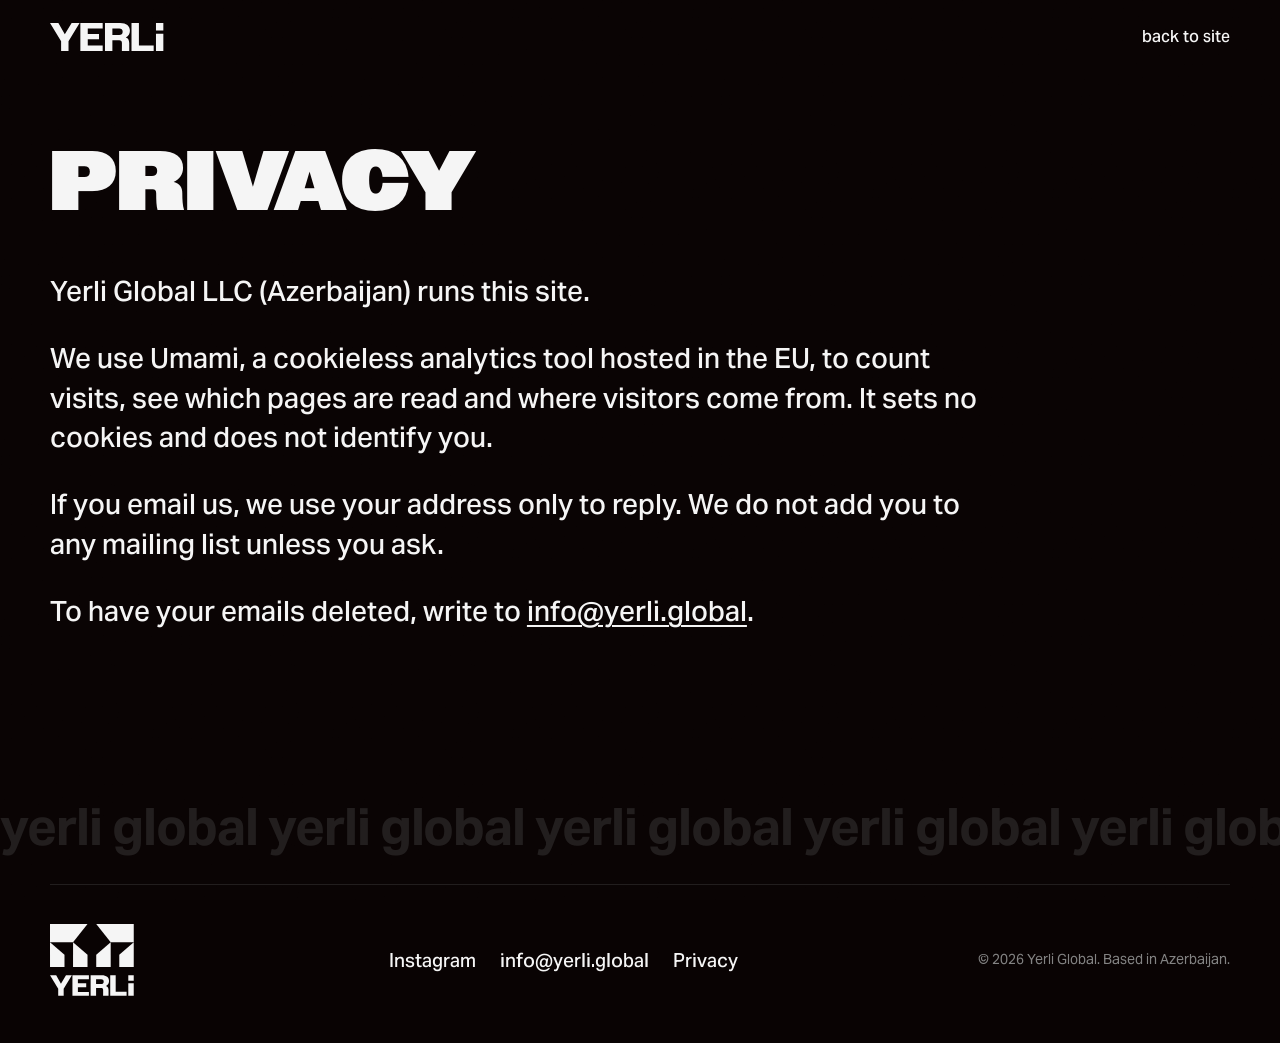
<file: privacy.html>
<!doctype html>
<html lang="en">
<head>
<meta charset="utf-8">
<meta name="viewport" content="width=device-width, initial-scale=1, viewport-fit=cover">
<title>Privacy | Yerli Global</title>
<meta name="description" content="How Yerli Global handles analytics and email on this site.">
<meta name="theme-color" content="#F2181C">
<link rel="icon" type="image/svg+xml" href="favicon.svg">
<link rel="apple-touch-icon" href="apple-touch-icon.png">
<link rel="canonical" href="https://yerli.global/privacy">
<meta name="robots" content="noindex">
<link rel="preload" href="fonts/owners-xblack.woff2" as="font" type="font/woff2" crossorigin>
<link rel="preload" href="fonts/aktiv-grotesk-vf.woff2" as="font" type="font/woff2" crossorigin>
<link rel="stylesheet" href="styles.css">
<!-- Umami analytics (cookieless, EU-hosted). Website ID from the Umami dashboard.
     Events: email (route: artists | production | footer | privacy), artist-link (name, platform),
     founder-ig (name), start-project. -->
<script defer src="https://cloud.umami.is/script.js" data-website-id="8a4a3c16-4fc7-4340-94d7-7de92ae0a34b"></script>
</head>
<body>

<a class="skip" href="#main">Skip to content</a>

<header class="nav" data-theme="black">
  <a class="nav__logo" href="./" aria-label="Yerli Global, home"><svg aria-hidden="true" focusable="false" xmlns="http://www.w3.org/2000/svg" viewBox="86 86 426 105" fill="currentColor"><path d="M 167.2 86.25 L 141.54 128.63 L 117.37 86.25 L 86.05 86.25 L 127.66 154.29 L 127.66 190.68 L 155.4 190.68 L 155.4 154.29 L 197.02 86.25 Z M 167.2 86.25 "/><path d="M 283.54 106.7 L 283.54 86.25 L 199.86 86.25 L 199.86 190.68 L 283.54 190.68 L 283.54 170.55 L 227.6 170.55 L 227.6 147.12 L 269.81 147.12 L 269.81 127.29 L 227.6 127.29 L 227.6 106.7 Z M 283.54 106.7 "/><path d="M 345.44 130.86 L 319.93 130.86 L 319.93 106.4 L 345.44 106.4 C 353.64 106.4 358.54 110.59 358.54 118.65 C 358.54 126.52 353.48 130.86 345.44 130.86 M 370.35 140.25 C 380.48 135.64 385.71 126.52 385.71 115.34 C 385.71 97.44 372.27 86.25 349 86.25 L 292.18 86.25 L 292.18 190.68 L 319.93 190.68 L 319.93 150.25 L 345.58 150.25 C 352.59 150.25 355.57 153.54 355.71 161 C 355.76 163.77 355.72 190.68 355.72 190.68 L 383.16 190.68 L 383.16 161.14 C 382.85 150.86 379.87 143.54 370.35 140.25 "/><path d="M 419.45 170.23 L 419.45 86.25 L 391.7 86.25 L 391.7 190.68 L 474.79 190.68 L 474.79 170.23 Z M 419.45 170.23 "/><path d="M 483.44 190.68 L 511.02 190.68 L 511.02 126.55 L 483.44 126.55 Z M 483.44 113.86 L 511.02 113.86 L 511.02 86.25 L 483.44 86.25 Z M 483.44 113.86 "/></svg></a>
  <a class="legal__back" href="./">back to site</a>
</header>

<main id="main">
  <section class="legal" data-theme="black" aria-labelledby="legal-h">
    <h1 id="legal-h" class="legal__title">PRIVACY</h1>
    <div class="legal__body">
      <p>Yerli Global LLC (Azerbaijan) runs this site.</p>
      <p>We use Umami, a cookieless analytics tool hosted in the EU, to count visits, see which pages are read and where visitors come from. It sets no cookies and does not identify you.</p>
      <p>If you email us, we use your address only to reply. We do not add you to any mailing list unless you ask.</p>
      <p>To have your emails deleted, write to <a href="mailto:info@yerli.global" data-umami-event="email" data-umami-event-route="privacy">info@yerli.global</a>.</p>
    </div>
  </section>
</main>

<footer class="foot" data-theme="black">
  <p class="foot__strip" aria-hidden="true">yerli global yerli global yerli global yerli global yerli global yerli global yerli global</p>
  <div class="foot__row">
    <a class="foot__logo" href="./" aria-label="Yerli Global, home"><svg aria-hidden="true" focusable="false" xmlns="http://www.w3.org/2000/svg" viewBox="86 86 475 407" fill="currentColor"><path d="M 86.07 189.68 L 167.95 259.46 L 167.95 329.25 L 86.07 329.25 Z M 86.07 189.68 "/><path d="M 216.24 189.68 L 298.12 259.46 L 298.12 329.25 L 216.24 329.25 Z M 216.24 189.68 "/><path d="M 298.14 86.31 L 216.24 189.68 L 86.07 189.68 L 86.07 86.31 Z M 298.14 86.31 "/><path d="M 347.36 86.31 L 429.24 189.68 L 559.51 189.68 L 559.51 86.31 Z M 347.36 86.31 "/><path d="M 559.51 189.68 L 477.63 259.46 L 477.63 329.25 L 559.51 329.25 Z M 559.51 189.68 "/><path d="M 429.24 189.68 L 347.36 259.46 L 347.36 329.25 L 429.24 329.25 Z M 429.24 189.68 "/><path d="M 176.45 375.92 L 147.86 423.11 L 120.95 375.92 L 86.07 375.92 L 132.41 451.69 L 132.41 492.22 L 163.31 492.22 L 163.31 451.69 L 209.66 375.92 Z M 176.45 375.92 "/><path d="M 306.02 398.68 L 306.02 375.92 L 212.82 375.92 L 212.82 492.22 L 306.02 492.22 L 306.02 469.81 L 243.72 469.81 L 243.72 443.71 L 290.73 443.71 L 290.73 421.62 L 243.72 421.62 L 243.72 398.68 Z M 306.02 398.68 "/><path d="M 374.96 425.59 L 346.55 425.59 L 346.55 398.36 L 374.96 398.36 C 384.1 398.36 389.56 403.02 389.56 412 C 389.56 420.77 383.93 425.59 374.96 425.59 M 402.71 436.06 C 413.99 430.93 419.81 420.77 419.81 408.31 C 419.81 388.38 404.85 375.92 378.93 375.92 L 315.64 375.92 L 315.64 492.22 L 346.55 492.22 L 346.55 447.19 L 375.12 447.19 C 382.92 447.19 386.24 450.86 386.4 459.16 C 386.46 462.25 386.42 492.22 386.42 492.22 L 416.98 492.22 L 416.98 459.32 C 416.63 447.87 413.31 439.72 402.71 436.06 "/><path d="M 457.39 469.44 L 457.39 375.92 L 426.49 375.92 L 426.49 492.22 L 519.03 492.22 L 519.03 469.44 Z M 457.39 469.44 "/><path d="M 528.66 492.22 L 559.38 492.22 L 559.38 420.8 L 528.66 420.8 Z M 528.66 406.66 L 559.38 406.66 L 559.38 375.92 L 528.66 375.92 Z M 528.66 406.66 "/></svg></a>
    <ul class="foot__links">
      <li><a href="https://www.instagram.com/yerli.records/" target="_blank" rel="noopener">Instagram</a></li>
      <li><a href="mailto:info@yerli.global" data-umami-event="email" data-umami-event-route="footer">info@yerli.global</a></li>
      <li><a href="privacy.html">Privacy</a></li>
    </ul>
    <p class="foot__meta">© <span data-year>2026</span> Yerli Global. Based in Azerbaijan.</p>
  </div>
</footer>

</body>
</html>
</file>
<file: styles.css>
/* =========================================================
   YERLi GLOBAL, single-page site (v2: "the gate")
   Tokens follow the Yerli Co. brand guidelines (2025).
   Without JS or with reduced motion, every section renders
   in its finished, static state. html.motion turns on the
   scroll scenes.
   ========================================================= */

/* ---------- Fonts (swap files in /fonts, same names) ---------- */
@font-face {
  font-family: "Owners";
  src: url("fonts/owners-xblack.woff2") format("woff2");
  font-weight: 900; font-style: normal; font-display: swap;
}
@font-face {
  font-family: "Aktiv Grotesk";
  src: url("fonts/aktiv-grotesk-vf.woff2") format("woff2");
  font-weight: 100 900; font-style: normal; font-display: swap;
}

/* ---------- Tokens ---------- */
:root {
  /* Brand colours */
  --red: #F2181C;      /* Blood Donor */
  --black: #090303;    /* Liquorice */
  --smoke: #F5F5F5;    /* White Smoke */
  --dawn: #D9D9D9;     /* Desired Dawn */
  --silver: #838383;   /* Old Silver */
  --umbra: #211D1D;    /* Umbra */

  --display: "Owners", "Aktiv Grotesk", "Helvetica Neue", Arial, sans-serif;
  --text: "Aktiv Grotesk", "Helvetica Neue", Arial, sans-serif;

  /* Brand-book modular scale x, x/2, x/3, x/6 */
  --x: clamp(44px, 6.6vw, 96px);
  --x2: calc(var(--x) / 2);
  --x3: max(15px, calc(var(--x) / 3));
  --x6: max(12px, calc(var(--x) / 6));
  --body: clamp(17px, 1.05vw + 12px, 19px);

  --pad-x: clamp(16px, 3.9vw, 56px);
  --section-y: clamp(80px, 11vw, 176px);
  --gap: clamp(24px, 3vw, 48px);

  /* Logo sizes and clear space (see the Yerli brandbook) */
  --logo-h: 28px;
  --logo-clear: calc(var(--logo-h) * 0.82);
  --vlogo-h: 72px;
  --nav-h: calc(var(--logo-h) + var(--logo-clear) * 2);

  --ease: cubic-bezier(.2,.75,.1,1);
}

/* ---------- Base ---------- */
*, *::before, *::after { box-sizing: border-box; }
html { -webkit-text-size-adjust: 100%; scroll-padding-top: var(--nav-h); }
body {
  margin: 0; background: var(--black); color: var(--smoke);
  font-family: var(--text); font-size: var(--body); line-height: 1.5;
  -webkit-font-smoothing: antialiased; text-rendering: optimizeLegibility;
  overflow-x: clip;
}
h1, h2, h3, p, ul, ol { margin: 0; }
ul, ol { padding: 0; list-style: none; }
a { color: inherit; }
svg { display: block; }
button { font: inherit; color: inherit; background: none; border: 0; padding: 0; cursor: pointer; }
::selection { background: var(--red); color: var(--black); }
:focus-visible { outline: 3px solid currentColor; outline-offset: 4px; }

.sr-only { position: absolute; width: 1px; height: 1px; padding: 0; margin: -1px; overflow: hidden; clip: rect(0 0 0 0); white-space: nowrap; border: 0; }
.skip { position: absolute; left: var(--pad-x); top: -100px; z-index: 100; background: var(--smoke); color: var(--black); padding: 12px 16px; text-decoration: none; }
.skip:focus { top: 12px; }

/* Film grain over everything (brand photography is grainy B&W) */
body::after {
  content: ""; position: fixed; inset: 0; z-index: 90; pointer-events: none; opacity: .07;
  background-image: url("data:image/svg+xml,%3Csvg xmlns='http://www.w3.org/2000/svg' width='180' height='180'%3E%3Cfilter id='n'%3E%3CfeTurbulence type='fractalNoise' baseFrequency='.85' numOctaves='2' stitchTiles='stitch'/%3E%3CfeColorMatrix values='0 0 0 0 .5 0 0 0 0 .5 0 0 0 0 .5 0 0 0 1 0'/%3E%3C/filter%3E%3Crect width='100%25' height='100%25' filter='url(%23n)'/%3E%3C/svg%3E");
  mix-blend-mode: overlay;
}

/* Themes: the logo and cursor colour follow these, so the logo is only ever red, black or white */
[data-theme="red"]   { background: var(--red);   color: var(--black); --logo: var(--black); --muted: var(--black); --cur: var(--black); }
[data-theme="black"] { background: var(--black); color: var(--smoke); --logo: var(--smoke); --muted: var(--silver); --cur: var(--red); }
[data-theme="light"] { background: var(--smoke); color: var(--black); --logo: var(--red);   --muted: var(--umbra); --cur: var(--red); }

section { position: relative; }
.caption { font-size: var(--x6); line-height: 1.3; color: var(--muted); }

/* ---------- Nav ---------- */
.nav {
  position: fixed; inset: 0 0 auto 0; z-index: 50; height: var(--nav-h);
  padding: 0 var(--pad-x);
  display: flex; align-items: center; justify-content: space-between;
  transition: background-color .3s ease, color .3s ease;
}
.nav__logo { color: var(--logo); display: block; padding: var(--logo-clear) var(--logo-clear) var(--logo-clear) 0; transition: color .3s ease; }
.nav__logo svg { height: var(--logo-h); width: auto; }
.nav__links { display: flex; gap: clamp(16px, 2.4vw, 40px); font-size: 16px; font-weight: 500; }
.nav__links a { text-decoration: none; padding: 8px 0; background: linear-gradient(currentColor, currentColor) 0 100% / 0 2px no-repeat; transition: background-size .25s var(--ease); }
.nav__links a:hover { background-size: 100% 2px; }
.nav__toggle { display: none; font-size: 16px; font-weight: 500; padding: 8px 0; position: relative; z-index: 2; }
.nav__toggle-close { display: none; }

/* Phones: the five links move into a full-screen red panel */
@media (max-width: 760px) {
  .nav__toggle { display: block; }
  .nav__links {
    position: fixed; inset: 0; z-index: 1;
    flex-direction: column; justify-content: flex-end; gap: 4px;
    padding: var(--nav-h) var(--pad-x) clamp(32px, 8svh, 72px);
    background: var(--red); color: var(--black);
    font-family: var(--display); font-weight: 900; font-size: min(15vw, 11svh); line-height: .95;
    clip-path: inset(0 0 100% 0); visibility: hidden;
    transition: clip-path .5s var(--ease), visibility 0s .5s;
  }
  .nav__links a { padding: 0; background: none; }
  .nav.is-open .nav__links { clip-path: inset(0); visibility: visible; transition: clip-path .5s var(--ease), visibility 0s; }
  .nav.is-open { background: var(--red); color: var(--black); --logo: var(--black); --cur: var(--black); }
  .nav.is-open .nav__logo { position: relative; z-index: 2; }
  .nav.is-open .nav__toggle-open { display: none; }
  .nav.is-open .nav__toggle-close { display: inline; }
  html.menu-open { overflow: hidden; }
}

/* ---------- Custom cursor (fine pointers only, set up in JS) ---------- */
.cursor { position: fixed; left: 0; top: 0; z-index: 95; width: 24px; height: 21px; margin: -10.5px 0 0 -12px; pointer-events: none; color: var(--cur, var(--red)); opacity: 0; transition: opacity .2s, color .25s; }
.cursor svg { width: 100%; height: 100%; fill: currentColor; transition: transform .35s var(--ease); }
.has-cursor .cursor { opacity: 1; }
.has-cursor, .has-cursor a, .has-cursor button, .has-cursor [tabindex] { cursor: none; }
.cursor.is-hover svg { transform: scale(2.2) rotate(72deg); }

/* =========================================================
   1. HERO / GATE
   ========================================================= */
.hero { height: 100svh; min-height: 560px; overflow: hidden; background: var(--black); }
.gate { position: absolute; inset: 0; background: var(--red); color: var(--black); will-change: transform; }
.gate--b { display: none; }
.hero.is-gated .gate--b { display: block; }
/* Desktop: the halves part left and right. Phones (.is-vertical): up and down. */
.hero.is-gated .gate--a { clip-path: inset(0 calc(100% - var(--split, 50%)) 0 0); }
.hero.is-gated .gate--b { clip-path: inset(0 0 0 var(--split, 50%)); }
.hero.is-gated.is-vertical .gate--a { clip-path: inset(0 0 calc(100% - var(--split, 50%)) 0); }
.hero.is-gated.is-vertical .gate--b { clip-path: inset(var(--split, 50%) 0 0 0); }

.hero__behind { position: absolute; inset: 0; display: grid; place-items: center; color: var(--red); }
.hero__behind svg { width: min(72vmin, 640px); height: auto; fill: currentColor; }

.hero__inner {
  height: 100%;
  display: flex; flex-direction: column; justify-content: space-between; gap: 24px;
  padding: calc(var(--nav-h) + 4px) var(--pad-x) clamp(20px, 3vw, 40px);
  container-type: inline-size;
}
.hero__services, .hero__foot { display: flex; justify-content: space-between; gap: 12px; font-size: clamp(14px, 1.2vw + 8px, 24px); line-height: 1.2; }
.hero__foot { flex-wrap: wrap; }

/* Headline: one <h1>, two halves. Desktop: left half in the left column, right half in the right
   column, bottom lines on one baseline, subline under the right half. Phones: stacked, left-aligned. */
.hero__head {
  display: grid; grid-template-columns: auto auto; justify-content: space-between;
  column-gap: var(--gap); row-gap: clamp(16px, 2vw, 28px);
}
.poster {
  margin: 0; font-family: var(--display); font-weight: 900; text-transform: uppercase;
  /* Widest pieces: "THE WORLD" ~6.7em on the right (column capped at 7em), "WE SEE" ~4.1em on the left (capped at 4.4em) */
  font-size: min(calc((100cqi - var(--gap)) / 11.7), calc((100svh - var(--nav-h) - 260px) / 2.2));
  line-height: 0.9; letter-spacing: -0.005em;
}
.hero-title { grid-column: 1 / -1; display: grid; grid-template-columns: subgrid; align-items: last baseline; }
/* Reveal mask: clips only the bottom edge, so the text rises in from below and nothing is cropped at the top */
.hero-half { display: block; clip-path: inset(-0.5em -0.5em 0 -0.5em); padding-top: 0.06em; }
.hero-left { max-width: 4.4em; }
.hero-right { max-width: 7em; }
.hero-in { display: block; }
.hero__sub {
  grid-column: 2; width: 0; min-width: 100%;   /* follows the right column, never widens it */
  font-size: clamp(16px, 0.9vw + 9px, 24px); line-height: 1.3; font-weight: 500; max-width: 34em; text-wrap: pretty;
}
.ystar { height: 0.8em; width: auto; aspect-ratio: 762 / 656; fill: currentColor; margin: 0 0.04em; flex: none; }

@media (max-width: 600px) {
  .hero__head { grid-template-columns: 1fr; justify-content: stretch; }
  .hero-title { grid-column: 1; grid-template-columns: 1fr; row-gap: 0.12em; }
  .hero-left, .hero-right { max-width: none; }
  /* sized so "THE WORLD" (~6.7em) always fits one line, so the right half breaks only before "WILL TOO." */
  .poster { font-size: min(calc(100cqi / 6.85), calc((100svh - var(--nav-h) - 260px) / 4.3)); }
  .hero__sub { grid-column: 1; width: auto; }
}

/* Load sequence: the left half rises first, the right half follows 300 ms later, then the subline */
.js .hero-in { transform: translateY(105%); }
.js .hero__sub { opacity: 0; }
.js.ready .hero-in { transform: none; transition: transform .9s var(--ease); }
.js.ready .hero-right .hero-in { transition-delay: .3s; }
.js.ready .hero__sub { opacity: 1; transition: opacity .6s ease .75s; }
.js.ready .poster .ystar { animation: star-turn 1.1s var(--ease) .7s both; }
@keyframes star-turn { from { transform: rotate(-144deg) scale(.4); } to { transform: none; } }

/* =========================================================
   2. MANIFESTO
   ========================================================= */
.manifesto {
  min-height: 100svh; padding: calc(var(--nav-h) + 24px) var(--pad-x) clamp(24px, 3vw, 40px);
  display: flex; flex-direction: column; justify-content: center; gap: 48px;
}
.manifesto__text {
  margin-top: auto;
  font-size: clamp(30px, 5.2vw, 96px); line-height: 1.06; font-weight: 500; letter-spacing: -0.02em;
  max-width: 17em; text-wrap: balance;
}
.manifesto__text .w { transition: none; }
.motion .manifesto__text .w { opacity: .18; }
.manifesto__foot { display: flex; justify-content: space-between; margin-top: auto; }

/* =========================================================
   3. SERVICES (static list by default, pinned scene with .motion)
   ========================================================= */
.services { padding: var(--section-y) var(--pad-x); overflow: hidden; }
.svc { position: relative; container-type: inline-size; }
.svc__arm, .svc__star, .svc__count { display: none; }
.svc__list { display: grid; gap: clamp(28px, 4vw, 56px); }
.svc__item { display: grid; gap: 10px; }
.svc__mask { display: block; overflow: hidden; }
.svc__word { display: block; font-family: var(--display); font-weight: 900; font-size: min(calc(100cqi / 7.1), 150px); line-height: .9; }
.svc__desc { font-size: var(--x3); line-height: 1.25; font-weight: 500; max-width: 26em; }
.svc__desc b { font-weight: 700; }
.svc__cta {
  display: inline-block; margin-top: 40px;
  font-weight: 700; font-size: clamp(17px, 0.9vw + 11px, 22px); text-decoration: none;
  padding: 14px 22px; background: var(--black); color: var(--smoke);
  transition: background-color .25s, color .25s;
}
.svc__cta:hover { background: var(--smoke); color: var(--black); }

.motion .services { padding: 0; }
.motion .svc { height: 100svh; padding: calc(var(--nav-h) + 8px) var(--pad-x) clamp(20px, 3vw, 36px); }
.motion .svc__arm {
  display: block; position: absolute; top: 50%;
  font-family: var(--display); font-weight: 900; font-size: clamp(28px, 4.2vw, 68px); line-height: 1;
  writing-mode: vertical-rl; color: transparent; -webkit-text-stroke: 1.5px var(--black);
  transition: color .4s var(--ease);
}
.motion .svc__arm--l { left: var(--pad-x); transform: translateY(-50%) rotate(180deg); }
.motion .svc__arm--r { right: var(--pad-x); transform: translateY(-50%); }
.motion .svc__arm.is-on { color: var(--black); }
.motion .svc__star { display: grid; place-items: center; position: absolute; inset: 0; pointer-events: none; color: var(--smoke); }
.motion .svc__star svg { width: min(56vmin, 560px); height: auto; fill: currentColor; }
.motion .svc__list { position: absolute; inset: 0; display: block; }
.motion .svc__item { position: absolute; inset: 0; display: flex; flex-direction: column; align-items: center; justify-content: center; text-align: center; gap: 20px; padding: 0 calc(var(--pad-x) + clamp(40px, 6vw, 96px)); }
.motion .svc__word { font-size: min(calc((100cqi - 2 * clamp(40px, 6vw, 96px)) / 7.1), 26svh); }
.motion .svc__desc { max-width: 24em; position: absolute; left: 50%; bottom: clamp(84px, 11svh, 120px); transform: translateX(-50%); width: calc(100% - 2 * var(--pad-x)); }
.motion .svc__count {
  display: block; position: absolute; left: var(--pad-x); bottom: clamp(20px, 3vw, 36px);
  font-size: 15px; font-weight: 500; font-variant-numeric: tabular-nums;
}
.motion .svc__cta { position: absolute; right: var(--pad-x); bottom: clamp(20px, 3vw, 36px); margin: 0; }
@media (max-width: 760px) {
  .motion .svc__arm { display: none; }
  .motion .svc__item { padding: 0; }
  .motion .svc__word { font-size: min(calc(100cqi / 7.1), 22svh); }
  .motion .svc__cta { padding: 12px 16px; font-size: 16px; }
}

/* =========================================================
   3a. WORKED WITH (logo strip)
   Every logo is drawn at the same height (--logo-strip-h); --s on the <li>
   is an optical nudge for marks that read bigger or smaller than their box.
   Wide screens: one row, edge to edge; logo height and gaps scale with the
   section width (cqi); up to 7 per row, rows centred. Narrower: a 3-column grid.
   ========================================================= */
.work { padding: var(--section-y) var(--pad-x); container-type: inline-size; }
.work__title { font-family: var(--display); font-weight: 900; font-size: min(var(--x), 100cqi / 8.4); line-height: .9; }
.marquee { margin-top: clamp(40px, 5vw, 72px); border-top: 1px solid var(--umbra); padding-top: clamp(40px, 5vw, 80px); }
.logos {
  --logo-strip-h: 26px;
  display: grid; grid-template-columns: repeat(3, 1fr); align-items: center;
  gap: clamp(28px, 4vw, 48px) clamp(16px, 4vw, 48px);
}
.logo { display: grid; place-items: center; height: calc(var(--logo-strip-h) * 1.5); }
.logo img { display: block; height: calc(var(--logo-strip-h) * var(--s, 1)); width: auto; max-width: 100%; object-fit: contain; }
@media (min-width: 1100px) {
  /* Static fallback (no JS or reduced motion): two centred rows of up to 7. */
  .logos { --logo-strip-h: min(40px, 2.6cqi); display: flex; flex-wrap: wrap; justify-content: center; gap: clamp(40px, 4cqi, 64px) 2cqi; }
  .logo { flex: 0 0 calc((100% - 6 * 2cqi) / 7); }
}
/* Rolling strip: two identical lists side by side; the track moves left by exactly one list
   (-50%), so the loop has no seam. Spacing is padding on each logo, not gap, to keep -50% exact.
   main.js sets --roll-time from the list width so speed stays the same however many logos there are. */
.is-rolling .marquee__view { overflow: hidden; -webkit-mask-image: linear-gradient(90deg, transparent, #000 8%, #000 92%, transparent); mask-image: linear-gradient(90deg, transparent, #000 8%, #000 92%, transparent); }
.is-rolling .marquee__track { display: flex; width: max-content; animation: logo-roll var(--roll-time, 50s) linear infinite; }
.is-rolling .logos { --logo-strip-h: clamp(24px, 2.4vw, 38px); display: flex; flex-wrap: nowrap; gap: 0; }
.is-rolling .logo { flex: none; padding-right: clamp(40px, 5vw, 88px); }
.is-rolling .logo img { max-width: none; }
@media (hover: hover) and (pointer: fine) { .is-rolling .marquee__view:hover .marquee__track { animation-play-state: paused; } }
@keyframes logo-roll { to { transform: translateX(-50%); } }

/* =========================================================
   3b. PROJECTS (stacked cards)
   Cards stick under the nav and pile up as you scroll (pure CSS).
   With .motion, the card underneath shrinks back and dims.
   ========================================================= */
.projects { padding: var(--section-y) var(--pad-x); container-type: inline-size; }
.projects__head { display: grid; grid-template-columns: 1.2fr 1fr; gap: var(--gap); align-items: end; }
.projects__title { font-family: var(--display); font-weight: 900; font-size: min(calc(var(--x) * 1.5), 100cqi / 7.2); line-height: .9; }
.projects__lede { font-size: var(--x3); line-height: 1.3; font-weight: 500; max-width: 22em; }
@media (max-width: 860px) { .projects__head { grid-template-columns: 1fr; } }

.proj__list { margin-top: clamp(48px, 6vw, 96px); display: grid; gap: clamp(40px, 8svh, 96px); }
.proj__item {
  --top: calc(var(--nav-h) + 12px + var(--i, 0) * 14px);
  position: sticky; top: var(--top);
  height: min(calc(100svh - var(--top) - 24px), 42vw, 620px); min-height: 320px;
  transform-origin: 50% 0;
}
.proj__item:nth-child(2) { --i: 1; }
.proj__item:nth-child(3) { --i: 2; }
.proj__item:nth-child(4) { --i: 3; }
.proj__item:nth-child(5) { --i: 4; }

.proj {
  position: relative; display: flex; flex-direction: column; justify-content: space-between;
  height: 100%; overflow: hidden; text-decoration: none;
  background: var(--black); color: var(--smoke);
  padding: clamp(16px, 2.2vw, 32px);
  box-shadow: 0 -18px 40px -24px rgba(9,3,3,.55);
}
.proj__media, .proj__media img, .proj__ph { position: absolute; inset: 0; }
.proj__media img {
  width: 100%; height: 100%; object-fit: cover;
  filter: grayscale(1) contrast(1.15) brightness(.78);
  transform: scale(1.04);
  transition: filter .6s var(--ease), transform 1.2s var(--ease);
}
.proj:hover .proj__media img, .proj:focus-visible .proj__media img { filter: grayscale(0) contrast(1.05) brightness(.9); transform: scale(1); }
/* Darken top and bottom so the type always reads over the picture */
.proj__media::after { content: ""; position: absolute; inset: 0; background: linear-gradient(rgba(9,3,3,.55), rgba(9,3,3,0) 28%, rgba(9,3,3,0) 50%, rgba(9,3,3,.75)); }
/* Placeholder until a picture is added: the Yerli mark */
.proj__ph { display: grid; place-items: center; color: var(--umbra); }
.proj__ph svg { width: min(56%, 96svh); height: auto; fill: currentColor; transition: transform 1.2s var(--ease), color .4s; }
.proj:hover .proj__ph svg { transform: rotate(360deg); color: var(--red); }
.proj__media img ~ .proj__ph { display: none; }

.proj__top, .proj__bottom { position: relative; }
.proj__top { display: flex; justify-content: space-between; gap: 16px; font-size: 15px; font-weight: 500; font-variant-numeric: tabular-nums; }
.proj__type { color: var(--red); }
.proj__type::before { content: "[ "; } .proj__type::after { content: " ]"; }
.proj__title {
  display: block; font-family: var(--display); font-weight: 900;
  font-size: min(calc(100cqi / 9), 13svh); line-height: .88;
  transition: transform .6s var(--ease);
}
.proj:hover .proj__title { transform: translateX(.08em); }
.proj__meta { margin-top: clamp(10px, 1.4vw, 20px); display: flex; justify-content: space-between; align-items: baseline; gap: 16px; font-size: clamp(15px, .6vw + 11px, 20px); }
.proj__sub { color: var(--dawn); }
.proj__cta { font-weight: 700; white-space: nowrap; background: linear-gradient(currentColor, currentColor) 0 100% / 0 2px no-repeat; transition: background-size .3s var(--ease); }
.proj:hover .proj__cta { background-size: 100% 2px; }

@media (max-width: 600px) {
  .proj__item { height: min(calc(100svh - var(--top) - 24px), 105vw); min-height: 320px; }
  .proj__title { font-size: min(calc(100cqi / 5.6), 13svh); }
  .proj__meta { flex-direction: column; gap: 6px; }
}

/* =========================================================
   4. YERLI FAMILY
   ========================================================= */
.family { padding: var(--section-y) var(--pad-x); }
.family__head { display: grid; grid-template-columns: 1.2fr 1fr; gap: var(--gap); align-items: end; container-type: inline-size; }
.family__title { font-family: var(--display); font-weight: 900; font-size: min(var(--x), 100cqi / 8.4); line-height: .9; }
.family__lede { font-size: var(--x3); line-height: 1.3; font-weight: 500; max-width: 24em; }
@media (max-width: 860px) { .family__head { grid-template-columns: 1fr; } }

.filters { margin-top: clamp(40px, 5vw, 72px); display: flex; flex-wrap: wrap; gap: 6px 22px; font-size: 18px; font-weight: 500; }
.filter { padding: 6px 0; color: var(--silver); transition: color .2s; }
.filter::before { content: "[ "; }
.filter::after { content: " ]"; }
.filter:hover { color: var(--smoke); }
.filter[aria-pressed="true"] { color: var(--red); }

.lineup { margin-top: clamp(32px, 4vw, 56px); border-top: 1px solid var(--umbra); padding-top: clamp(40px, 5vw, 80px); container-type: inline-size; }
/* Festival-poster tiers: centred, each tier smaller than the one above, names split by a red slash */
.lineup__tier {
  display: flex; flex-wrap: wrap; justify-content: center; align-items: baseline;
  column-gap: .32em; row-gap: .08em; text-align: center;
  font-family: var(--display); font-weight: 900; line-height: .95;
}
/* each tier is sized to fill one line of the lineup width (its names measure ~11.8em, ~18.9em, ~15.1em);
   on phones the floors take over and a tier may wrap */
.lineup__tier--1 { font-size: max(44px, min(100cqi / 12.3, 156px)); }
.lineup__tier--2 { font-size: max(28px, min(100cqi / 19.5, 104px)); margin-top: clamp(14px, 2.2cqi, 32px); }
.lineup__tier--3 { font-size: max(20px, min(100cqi / 25.5, 64px)); margin-top: clamp(12px, 1.8cqi, 26px); }
.lineup__tier .p:not(:last-child)::after {
  content: "/"; font-family: var(--text); font-weight: 200; color: var(--red); margin-left: .32em; font-size: .7em;
}

.p > button { font-weight: inherit; line-height: inherit; text-transform: inherit; outline-offset: 6px; transition: color .25s, opacity .35s; }
.p > button:hover, .p > button:focus-visible, .p > button[aria-expanded="true"] { color: var(--red); }
.p[data-signed="true"] > button::before,
.lineup__keystar {
  content: ""; display: inline-block; width: .5em; height: .43em; margin-right: .14em; vertical-align: .3em;
  background: var(--red);
  -webkit-mask: url("data:image/svg+xml,%3Csvg xmlns='http://www.w3.org/2000/svg' viewBox='40 80 762 656'%3E%3Cpath d='M 420 80 L 510 331 L 802 331 L 567 486 L 656 736 L 420 581 L 185 736 L 274 486 L 40 331 L 331 331 Z'/%3E%3C/svg%3E") center / contain no-repeat;
          mask: url("data:image/svg+xml,%3Csvg xmlns='http://www.w3.org/2000/svg' viewBox='40 80 762 656'%3E%3Cpath d='M 420 80 L 510 331 L 802 331 L 567 486 L 656 736 L 420 581 L 185 736 L 274 486 L 40 331 L 331 331 Z'/%3E%3C/svg%3E") center / contain no-repeat;
}
.lineup__keystar { width: 16px; height: 14px; vertical-align: -1px; margin-right: 6px; }
.lineup__key { margin-top: 32px; font-size: 15px; color: var(--silver); }
.lineup.is-filtered .p:not(.is-match) > button { opacity: .14; }

/* Profile card: opens beside the name (fine pointers) or pinned to the bottom of the screen (touch) */
.card {
  position: fixed; left: 0; top: 0; z-index: 80; width: 250px; padding: 16px 18px 18px;
  background: var(--smoke); color: var(--black); pointer-events: none;
  box-shadow: 0 0 0 1px var(--black); /* keeps its edge over the light sections */
  opacity: 0; transform: translate3d(-999px, -999px, 0) scale(.92); transform-origin: 0 0;
  transition: opacity .2s;
}
.card.is-on { opacity: 1; pointer-events: auto; }
.card__img { display: block; width: calc(100% + 36px); margin: -16px -18px 14px; aspect-ratio: 4 / 5; object-fit: cover; filter: grayscale(1) contrast(1.1); }
.card__img[hidden] { display: none; }
.card__role { font-size: 13px; font-weight: 500; color: var(--red); }
.card__name { margin-top: 6px; font-family: var(--display); font-weight: 900; font-size: 30px; line-height: .95; }
.card__meta { margin-top: 10px; font-size: 14px; line-height: 1.35; }
.card__links { display: flex; gap: 6px; margin: 12px 0 0 -8px; }
.card__links:empty { display: none; }
.card__links a { display: grid; place-items: center; width: 36px; height: 36px; color: var(--black); transition: color .2s; }
.card__links a:hover, .card__links a:focus-visible { color: var(--red); }
.card__links svg { width: 20px; height: 20px; }
@media (hover: none) {
  .card { left: 12px; right: 12px; top: auto; bottom: 12px; width: auto; transform: none !important; }
  .card__links a { width: 44px; height: 44px; }
  .card__links svg { width: 24px; height: 24px; }
}

/* =========================================================
   5. WORLD
   ========================================================= */
.world {
  min-height: 100svh; padding: calc(var(--nav-h) + 16px) var(--pad-x) clamp(24px, 3vw, 40px);
  display: grid; place-items: center; container-type: inline-size;
}
.world__centre { text-align: center; display: grid; justify-items: center; gap: clamp(20px, 2.4vw, 32px); padding: 18vh 0; }
.world__title { font-family: var(--display); font-weight: 900; font-size: min(calc(100cqi / 9.2), 22svh); line-height: .9; }
.world__lede { font-size: var(--x3); line-height: 1.3; font-weight: 500; max-width: 26em; }
.corner { position: absolute; display: grid; gap: 4px; }
.corner--tl { left: var(--pad-x); top: calc(var(--nav-h) + 16px); }
.corner--tr { right: var(--pad-x); top: calc(var(--nav-h) + 16px); text-align: right; }
.corner--bl { left: var(--pad-x); bottom: clamp(24px, 3vw, 40px); }
.corner--br { right: var(--pad-x); bottom: clamp(24px, 3vw, 40px); text-align: right; }
.corner__city { font-family: var(--display); font-weight: 900; font-size: clamp(22px, 2.4vw, 38px); line-height: 1; }
.corner__time { font-size: clamp(40px, 5.4vw, 88px); font-weight: 100; line-height: 1; letter-spacing: -.03em; font-variant-numeric: tabular-nums; }
.corner__note { font-size: 14px; color: var(--umbra); }
@media (max-width: 760px) {
  .world { display: block; }
  .world__centre { padding: 32px 0 48px; }
  .corners { width: 100%; margin: 0; display: grid; grid-template-columns: 1fr 1fr; gap: 28px 16px; border-top: 2px solid var(--black); padding-top: 20px; }
  .corner { position: static; text-align: left !important; align-content: start; }
}

/* =========================================================
   6. ABOUT
   ========================================================= */
.about { padding: var(--section-y) var(--pad-x); overflow: hidden; container-type: inline-size; }
.about__title { font-family: var(--display); font-weight: 900; font-size: calc(100cqi / 6.7); line-height: .9; white-space: nowrap; }
.about__story { margin-top: clamp(24px, 3vw, 40px); margin-left: auto; max-width: 26em; font-size: var(--x3); line-height: 1.3; font-weight: 500; display: grid; gap: 1em; }
.about__text { color: var(--silver); }
.about__sub {
  margin-top: clamp(96px, 12vw, 200px); padding-top: 20px; border-top: 1px solid var(--umbra);
  font-family: var(--display); font-weight: 900; font-size: var(--x2); line-height: .95;
}
.about__pillars-lede { margin-top: 16px; max-width: 30em; color: var(--silver); }
.pillars { margin-top: clamp(48px, 7vw, 112px); display: grid; grid-template-columns: 1fr auto 1fr; gap: clamp(24px, 4vw, 72px); align-items: center; }
.pillars__mark { color: var(--red); padding: calc(clamp(110px, 13vw, 210px) * 0.42) 0; }
.pillars__mark svg { height: clamp(110px, 13vw, 210px); width: auto; }
.founder { container-type: inline-size; }
.founder--r { text-align: right; }
.founder__name { font-family: var(--display); font-weight: 900; font-size: min(var(--x), calc(100cqi / 6.9)); line-height: .92; }
.founder__role { margin-top: 16px; font-size: var(--x6); color: var(--silver); }
.founder__ig { display: inline-block; margin-top: 6px; padding: 4px 0; font-size: var(--x6); font-weight: 500; text-decoration: none; background: linear-gradient(currentColor, currentColor) 0 100% / 0 2px no-repeat; transition: background-size .25s var(--ease), color .2s; }
.founder__ig:hover, .founder__ig:focus-visible { color: var(--red); background-size: 100% 2px; }
.founder__text { margin-top: 10px; max-width: 22em; }
.founder--r .founder__text { margin-left: auto; }
.about__motto { margin-top: clamp(48px, 6vw, 96px); text-align: center; font-size: var(--x2); font-weight: 300; line-height: 1.1; letter-spacing: -.01em; }
@media (max-width: 900px) {
  .pillars { grid-template-columns: 1fr; }
  .pillars__mark { order: -1; padding: 0 0 8px; justify-self: start; }
  .pillars__mark svg { height: 90px; }
  .founder--r { text-align: left; }
  .founder--r .founder__text { margin-left: 0; }
  .about__motto { text-align: left; }
}

/* =========================================================
   7. CONTACT
   ========================================================= */
.contact { padding: var(--section-y) var(--pad-x) clamp(64px, 8vw, 128px); container-type: inline-size; }
.contact__title {
  font-family: var(--text); font-weight: 900; font-size: calc(100cqi / 6.35);
  line-height: .85; letter-spacing: -0.035em; white-space: nowrap;
}
.contact__title .l { display: inline-block; font-variation-settings: "wght" 900; }
.contact__sub { margin-top: clamp(12px, 1.6vw, 24px); font-size: var(--x2); font-weight: 300; line-height: 1.1; }
.contact__grid { margin-top: clamp(56px, 7vw, 112px); display: grid; grid-template-columns: 1fr 1fr; gap: var(--gap) clamp(32px, 5vw, 96px); }
.route { border-top: 2px solid var(--black); padding-top: 20px; display: flex; flex-direction: column; gap: 14px; }
.route__title { font-size: var(--x3); font-weight: 700; line-height: 1.2; }
.route p { max-width: 30em; }
.route__mail { margin-top: 8px; align-self: flex-start; font-size: clamp(18px, 1.2vw + 10px, 26px); font-weight: 700; text-decoration: underline; text-decoration-thickness: 2px; text-underline-offset: 6px; overflow-wrap: anywhere; }
.route__mail:hover { text-decoration-thickness: 4px; }
@media (max-width: 760px) { .contact__grid { grid-template-columns: 1fr; } }

/* ---------- Footer ---------- */
.foot { padding: 0 var(--pad-x) 32px; overflow: hidden; }
/* Footer strip: a seamless loop. Two identical groups; the track moves left by
   exactly one group (-50%), then restarts, so the seam never shows. Full bleed. */
.foot__strip { margin-inline: calc(var(--pad-x) * -1); overflow: hidden; font-size: clamp(28px, 4vw, 56px); font-weight: 700; letter-spacing: -0.02em; color: var(--umbra); white-space: nowrap; line-height: 1; padding: 28px 0 32px; }
.foot__track { display: flex; width: max-content; animation: foot-roll 40s linear infinite; }
.foot__group { display: flex; flex: none; }
.foot__group span { padding-right: .35em; }
@keyframes foot-roll { to { transform: translateX(-50%); } }
.foot__row { display: flex; flex-wrap: wrap; align-items: center; justify-content: space-between; gap: 24px; border-top: 1px solid var(--umbra); padding-top: 24px; }
.foot__logo { color: var(--smoke); padding: calc(var(--vlogo-h) * .21) calc(var(--vlogo-h) * .21) calc(var(--vlogo-h) * .21) 0; }
.foot__logo svg { height: var(--vlogo-h); width: auto; }
.foot__links { display: flex; flex-wrap: wrap; gap: 8px 24px; font-weight: 500; }
.foot__links a { text-decoration: none; }
.foot__links a:hover { text-decoration: underline; text-underline-offset: 4px; }
.foot__meta { font-size: 14px; color: var(--silver); }

/* ---------- Privacy page ---------- */
.legal__back { font-size: 16px; font-weight: 500; text-decoration: none; padding: 8px 0; background: linear-gradient(currentColor, currentColor) 0 100% / 0 2px no-repeat; transition: background-size .25s var(--ease); }
.legal__back:hover { background-size: 100% 2px; }
.legal { min-height: 70svh; padding: calc(var(--nav-h) + var(--section-y) / 2) var(--pad-x) var(--section-y); container-type: inline-size; }
.legal__title { font-family: var(--display); font-weight: 900; font-size: min(var(--x), 100cqi / 5); line-height: .9; }
.legal__body { margin-top: clamp(32px, 4vw, 56px); max-width: 34em; font-size: var(--x3); line-height: 1.4; font-weight: 500; display: grid; gap: 1em; }
.legal__body a { text-decoration: underline; text-decoration-thickness: 2px; text-underline-offset: 4px; }
.legal__body a:hover { color: var(--red); }

/* ---------- Reduced motion ---------- */
@media (prefers-reduced-motion: reduce) {
  .js .hero-in, .js.ready .hero-in { transform: none; transition: none; }
  .js .hero__sub, .js.ready .hero__sub { opacity: 1; transition: none; }
  .js.ready .poster .ystar { animation: none; }
  .foot__track { animation: none; }
  .proj__item { position: static; height: auto; min-height: 0; min-width: 0; aspect-ratio: 21 / 10; }
  * { transition-duration: 0s !important; }
}
@media (prefers-reduced-motion: reduce) and (max-width: 600px) {
  .proj__item { aspect-ratio: 4 / 5; }
}

/* ---------- Launch guards: placeholders never show on the live site ----------
   A Family filter stays hidden until someone in the lineup has that role.
   A project card that still links to "#" stays hidden; if every card is a placeholder,
   the whole Projects section and its nav link stay hidden too. */
.family:not(:has(.p[data-roles~="artist"])) .filter[data-filter="artist"],
.family:not(:has(.p[data-roles~="producer"])) .filter[data-filter="producer"],
.family:not(:has(.p[data-roles~="creative"])) .filter[data-filter="creative"] { display: none; }
.proj__item:has(> a.proj[href="#"]) { display: none; }
body:not(:has(.proj:not([href="#"]))) .projects,
body:not(:has(.proj:not([href="#"]))) .nav__links li:has(> a[href="#projects"]) { display: none; }
/* Worked With: each logo removes itself if its file is missing (onerror in the HTML);
   with no logos left, the section and its nav link stay hidden. */
.work:not(:has(.logo)),
body:not(:has(.work .logo)) .nav__links li:has(> a[href="#work"]) { display: none; }
</file>
